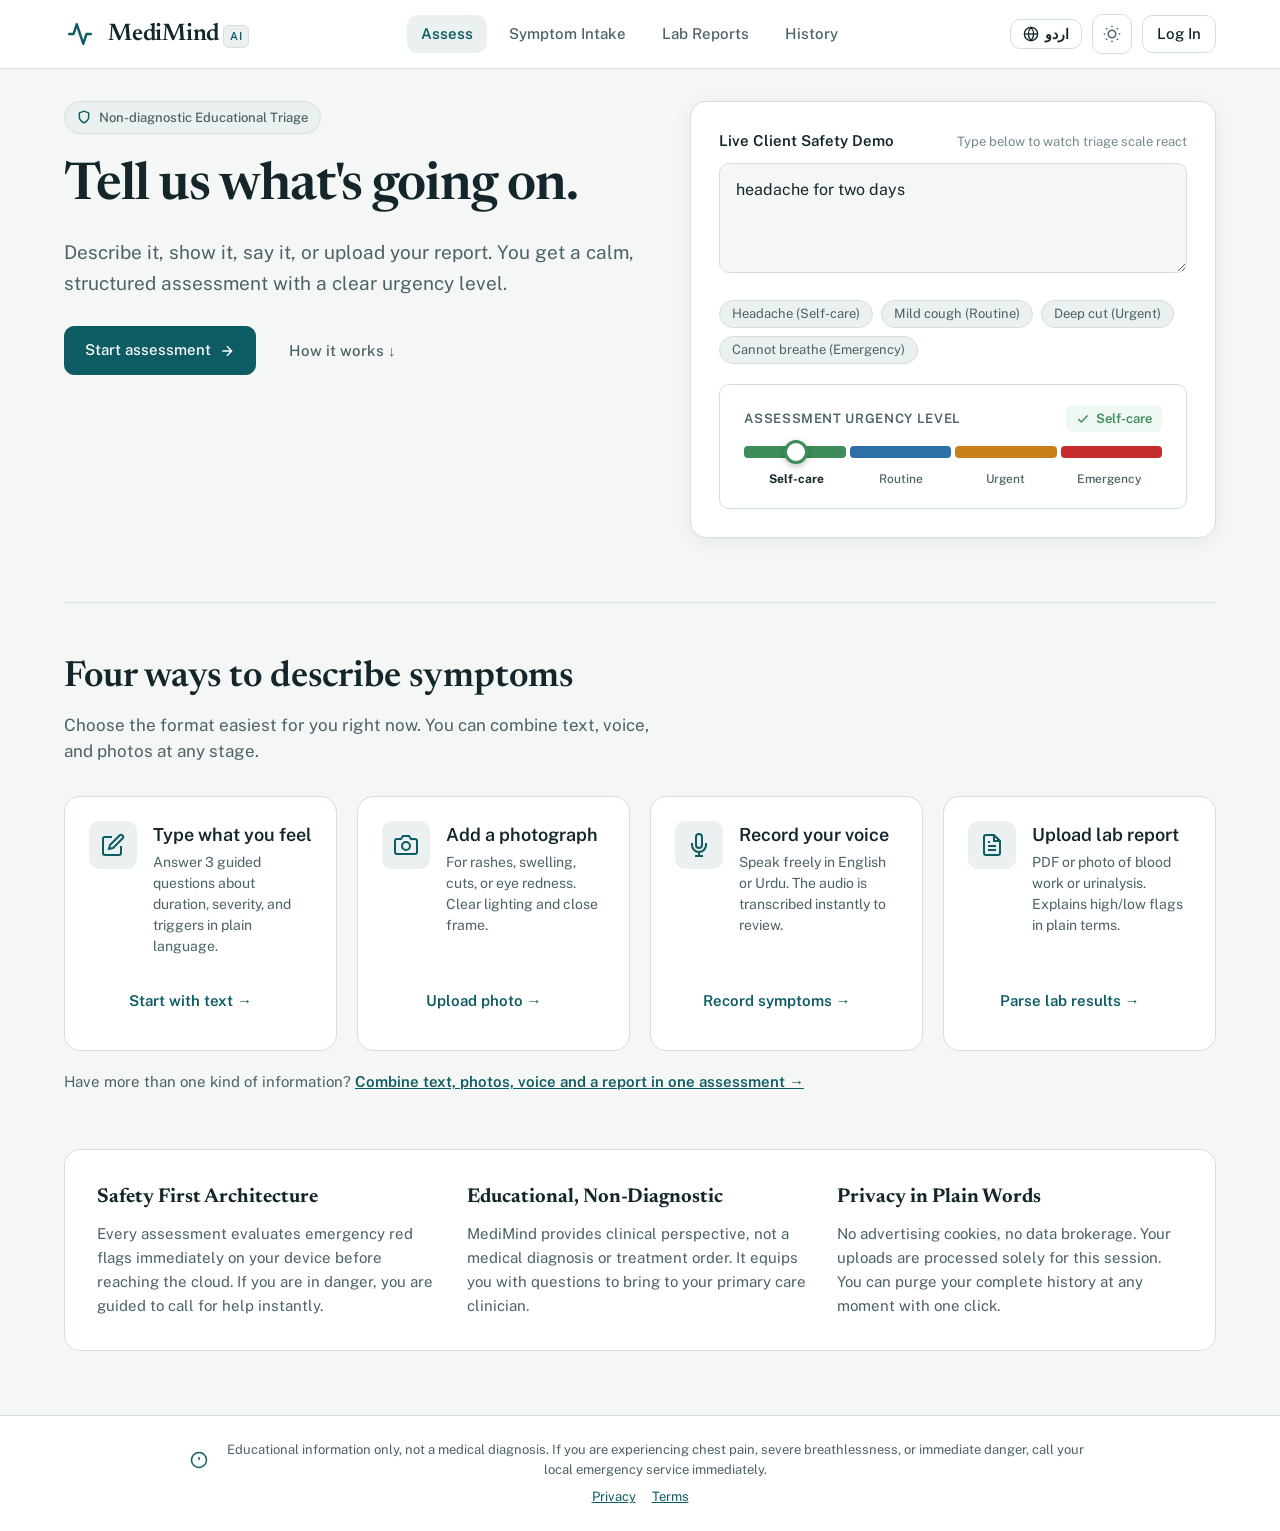
<file: index.html>
<!DOCTYPE html>
<html lang="en" dir="ltr" data-theme="light">
<head>
  <meta charset="UTF-8">
  <meta name="viewport" content="width=device-width, initial-scale=1.0">
  <title>Health Assessment & Triage — MediMind AI</title>
  <meta name="description" content="MediMind AI — educational, non-diagnostic health assessment from text, photos, voice and lab reports.">
  <link rel="icon" href="assets/favicon.svg" type="image/svg+xml">
  <link rel="preconnect" href="https://fonts.googleapis.com">
  <link rel="preconnect" href="https://fonts.gstatic.com" crossorigin>
  <link href="https://fonts.googleapis.com/css2?family=Newsreader:ital,opsz,wght@0,6..72,500;0,6..72,600;1,6..72,500&family=Noto+Naskh+Arabic:wght@400;500;600;700&family=Public+Sans:wght@400;500;600;700&display=swap" rel="stylesheet">
  <link rel="stylesheet" href="css/style.css">
  <script src="js/theme-init.js"></script>
</head>
<body>
  <div id="site-header"></div>

  <main id="app-main">
    <section id="view-landing">
      <div class="hero-grid">
        <div class="hero-content">
          <div class="hero-meta-badge">
            <svg width="14" height="14" viewBox="0 0 24 24" fill="none" stroke="currentColor" stroke-width="2.5"><path d="M12 22s8-4 8-10V5l-8-3-8 3v7c0 6 8 10 8 10z"/></svg>
            <span data-i18n="hero_badge">Non-diagnostic Educational Triage</span>
          </div>
          <h1 class="hero-title" data-i18n="hero_title">Tell us what's going on.</h1>
          <p class="hero-desc" data-i18n="hero_subtitle">Describe it, show it, say it, or upload your report. You get a calm, structured assessment with a clear urgency level.</p>
          <div style="display: flex; gap: 0.75rem; align-items: center; flex-wrap: wrap;">
            <a class="btn btn-primary" href="text.html" data-i18n="btn_start_assessment">
              Start assessment
              <svg width="16" height="16" viewBox="0 0 24 24" fill="none" stroke="currentColor" stroke-width="2"><path d="M5 12h14M12 5l7 7-7 7"/></svg>
            </a>
            <button class="btn btn-quiet" id="how-btn" data-i18n="btn_how_it_works">How it works ↓</button>
          </div>
        </div>

        <!-- Live client-side safety demo (runs entirely in the browser) -->
        <div class="demo-card">
          <div class="demo-label-row">
            <label for="demo-input" class="demo-label" data-i18n="demo_box_title">Live Client Safety Demo</label>
            <span class="demo-subtext" data-i18n="demo_box_sub">Type below to watch triage scale react</span>
          </div>
          <textarea id="demo-input" class="demo-textarea" placeholder="e.g. Mild headache for two days, or type 'I can't breathe' to test emergency detection…">headache for two days</textarea>
          <div class="quick-symptom-chips">
            <button class="symptom-chip" data-demo="Headache for two days, relieved by rest" data-i18n="chip_1">Headache (Self-care)</button>
            <button class="symptom-chip" data-demo="Persistent mild cough for two weeks without fever" data-i18n="chip_2">Mild cough (Routine)</button>
            <button class="symptom-chip" data-demo="Deep cut on palm with active bleeding and throbbing" data-i18n="chip_3">Deep cut (Urgent)</button>
            <button class="symptom-chip" data-demo="I cannot breathe and feel crushing chest pain" data-i18n="chip_4">Cannot breathe (Emergency)</button>
          </div>

          <div class="scale-card" role="region" aria-label="Triage Scale live reaction">
            <div class="scale-header">
              <span class="scale-title" data-i18n="urgency_scale_title">Assessment Urgency Level</span>
              <span id="demo-badge" class="scale-current-badge" style="background:var(--u-self-bg); color:var(--u-self);">
                <svg width="14" height="14" viewBox="0 0 24 24" fill="none" stroke="currentColor" stroke-width="2.5"><polyline points="20 6 9 17 4 12"></polyline></svg>
                <span id="demo-badge-text">Self-care</span>
              </span>
            </div>
            <div class="scale-ruler" aria-hidden="true">
              <div class="scale-segment seg-self"></div><div class="scale-segment seg-routine"></div>
              <div class="scale-segment seg-urgent"></div><div class="scale-segment seg-emergency"></div>
              <div id="demo-pointer" class="scale-pointer" style="left: 12.5%;"></div>
            </div>
            <div class="scale-labels">
              <span id="lbl-self_care" class="active" data-i18n="scale_self">Self-care</span>
              <span id="lbl-routine" data-i18n="scale_routine">Routine</span>
              <span id="lbl-urgent" data-i18n="scale_urgent">Urgent</span>
              <span id="lbl-emergency" data-i18n="scale_emergency">Emergency</span>
            </div>
          </div>

          <div id="demo-emergency-banner" class="emergency-banner hidden" role="alert">
            <svg width="32" height="32" viewBox="0 0 24 24" fill="none" stroke="var(--u-emergency)" stroke-width="2.2" style="flex-shrink:0">
              <circle cx="12" cy="12" r="10"></circle><line x1="12" y1="8" x2="12" y2="12"></line><line x1="12" y1="16" x2="12.01" y2="16"></line>
            </svg>
            <div>
              <h4 data-i18n="emergency_title">Immediate Emergency Assistance Needed</h4>
              <p data-i18n="emergency_body">Signs of severe distress, respiratory compromise, or cardiac symptoms require emergency care right away.</p>
              <a href="tel:911" id="demo-call" class="emergency-call-btn">
                <svg width="16" height="16" viewBox="0 0 24 24" fill="none" stroke="currentColor" stroke-width="2"><path d="M22 16.92v3a2 2 0 0 1-2.18 2 19.79 19.79 0 0 1-8.63-3.07 19.5 19.5 0 0 1-6-6 19.79 19.79 0 0 1-3.07-8.67A2 2 0 0 1 4.11 2h3a2 2 0 0 1 2 1.72 12.84 12.84 0 0 0 .7 2.81 2 2 0 0 1-.45 2.11L8.09 9.91a16 16 0 0 0 6 6l1.27-1.27a2 2 0 0 1 2.11-.45 12.84 12.84 0 0 0 2.81.7A2 2 0 0 1 22 16.92z"></path></svg>
                <span data-i18n="emergency_call">Call 911 Now</span>
              </a>
            </div>
          </div>
        </div>
      </div>

      <section id="ways-in" class="intake-section">
        <h2 class="section-headline" data-i18n="ways_title">Four ways to describe symptoms</h2>
        <p class="section-subtext" data-i18n="ways_desc">Choose the format easiest for you right now. You can combine text, voice, and photos at any stage.</p>

        <div class="intake-asymmetric-list">
          <a class="intake-item-card" href="text.html">
            <div class="intake-item-top">
              <div class="intake-icon-wrap"><svg width="24" height="24" viewBox="0 0 24 24" fill="none" stroke="currentColor" stroke-width="2"><path d="M11 4H4a2 2 0 0 0-2 2v14a2 2 0 0 0 2 2h14a2 2 0 0 0 2-2v-7"></path><path d="M18.5 2.5a2.121 2.121 0 0 1 3 3L12 15l-4 1 1-4 9.5-9.5z"></path></svg></div>
              <div><h3 class="intake-item-title" data-i18n="mode_text_title">Type what you feel</h3><p class="intake-item-desc" data-i18n="mode_text_desc">Answer 3 guided questions about duration, severity, and triggers in plain language.</p></div>
            </div>
            <span class="btn btn-quiet" style="padding-left:0; font-weight:600; color:var(--primary);" data-i18n="start_text_btn">Start with text →</span>
          </a>
          <a class="intake-item-card" href="image.html">
            <div class="intake-item-top">
              <div class="intake-icon-wrap"><svg width="24" height="24" viewBox="0 0 24 24" fill="none" stroke="currentColor" stroke-width="2"><path d="M23 19a2 2 0 0 1-2 2H3a2 2 0 0 1-2-2V8a2 2 0 0 1 2-2h4l2-3h6l2 3h4a2 2 0 0 1 2 2z"></path><circle cx="12" cy="13" r="4"></circle></svg></div>
              <div><h3 class="intake-item-title" data-i18n="mode_photo_title">Add a photograph</h3><p class="intake-item-desc" data-i18n="mode_photo_desc">For rashes, swelling, cuts, or eye redness. Clear lighting and close frame.</p></div>
            </div>
            <span class="btn btn-quiet" style="padding-left:0; font-weight:600; color:var(--primary);" data-i18n="start_photo_btn">Upload photo →</span>
          </a>
          <a class="intake-item-card" href="voice.html">
            <div class="intake-item-top">
              <div class="intake-icon-wrap"><svg width="24" height="24" viewBox="0 0 24 24" fill="none" stroke="currentColor" stroke-width="2"><path d="M12 1a3 3 0 0 0-3 3v8a3 3 0 0 0 6 0V4a3 3 0 0 0-3-3z"></path><path d="M19 10v2a7 7 0 0 1-14 0v-2"></path><line x1="12" y1="19" x2="12" y2="23"></line><line x1="8" y1="23" x2="16" y2="23"></line></svg></div>
              <div><h3 class="intake-item-title" data-i18n="mode_voice_title">Record your voice</h3><p class="intake-item-desc" data-i18n="mode_voice_desc">Speak freely in English or Urdu. The audio is transcribed instantly to review.</p></div>
            </div>
            <span class="btn btn-quiet" style="padding-left:0; font-weight:600; color:var(--primary);" data-i18n="start_voice_btn">Record symptoms →</span>
          </a>
          <a class="intake-item-card" href="report.html">
            <div class="intake-item-top">
              <div class="intake-icon-wrap"><svg width="24" height="24" viewBox="0 0 24 24" fill="none" stroke="currentColor" stroke-width="2"><path d="M14 2H6a2 2 0 0 0-2 2v16a2 2 0 0 0 2 2h12a2 2 0 0 0 2-2V8z"></path><polyline points="14 2 14 8 20 8"></polyline><line x1="16" y1="13" x2="8" y2="13"></line><line x1="16" y1="17" x2="8" y2="17"></line><polyline points="10 9 9 9 8 9"></polyline></svg></div>
              <div><h3 class="intake-item-title" data-i18n="mode_report_title">Upload lab report</h3><p class="intake-item-desc" data-i18n="mode_report_desc">PDF or photo of blood work or urinalysis. Explains high/low flags in plain terms.</p></div>
            </div>
            <span class="btn btn-quiet" style="padding-left:0; font-weight:600; color:var(--primary);" data-i18n="start_report_btn">Parse lab results →</span>
          </a>
        </div>
        <p style="margin-top:1.25rem; font-size:.9375rem; color:var(--ink-soft);">Have more than one kind of information? <a href="multimodal.html" style="color:var(--primary); font-weight:600;">Combine text, photos, voice and a report in one assessment →</a></p>
      </section>

      <section class="trust-grid">
        <div class="trust-col"><h3 data-i18n="trust_col1_title">Safety First Architecture</h3><p data-i18n="trust_col1_desc">Every assessment evaluates emergency red flags immediately on your device before reaching the cloud. If you are in danger, you are guided to call for help instantly.</p></div>
        <div class="trust-col"><h3 data-i18n="trust_col2_title">Educational, Non-Diagnostic</h3><p data-i18n="trust_col2_desc">MediMind provides clinical perspective, not a medical diagnosis or treatment order. It equips you with questions to bring to your primary care clinician.</p></div>
        <div class="trust-col"><h3 data-i18n="trust_col3_title">Privacy in Plain Words</h3><p data-i18n="trust_col3_desc">No advertising cookies, no data brokerage. Your uploads are processed solely for this session. You can purge your complete history at any moment with one click.</p></div>
      </section>
    </section>
  </main>

  <div id="site-footer"></div>
  <div class="toast-container" id="toast-container" aria-live="polite"></div>
  <script type="module" src="js/pages/index.js"></script>
</body>
</html>
</file>
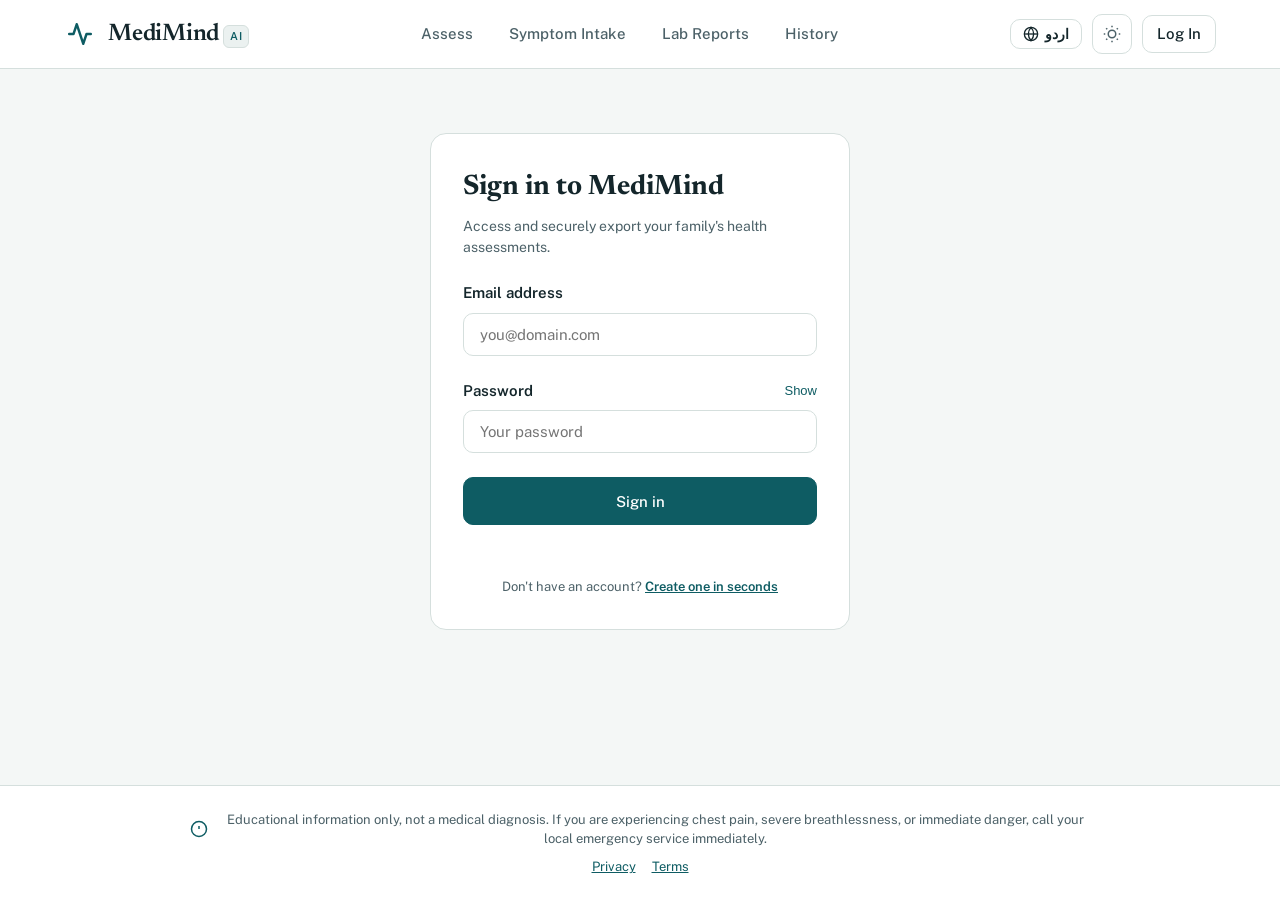
<file: dashboard.html>
<!DOCTYPE html>
<html lang="en" dir="ltr" data-theme="light">
<head>
  <meta charset="UTF-8">
  <meta name="viewport" content="width=device-width, initial-scale=1.0">
  <title>History — MediMind AI</title>
  <meta name="description" content="MediMind AI — educational, non-diagnostic health assessment from text, photos, voice and lab reports.">
  <link rel="icon" href="assets/favicon.svg" type="image/svg+xml">
  <link rel="preconnect" href="https://fonts.googleapis.com">
  <link rel="preconnect" href="https://fonts.gstatic.com" crossorigin>
  <link href="https://fonts.googleapis.com/css2?family=Newsreader:ital,opsz,wght@0,6..72,500;0,6..72,600;1,6..72,500&family=Noto+Naskh+Arabic:wght@400;500;600;700&family=Public+Sans:wght@400;500;600;700&display=swap" rel="stylesheet">
  <link rel="stylesheet" href="css/style.css">
  <script src="js/theme-init.js"></script>
</head>
<body>
  <div id="site-header"></div>

  <main id="app-main">
    <div style="display:flex; justify-content:space-between; align-items:flex-end; margin-bottom:2rem; flex-wrap:wrap; gap:1rem;">
      <div>
        <h2 style="font-family:var(--font-display); font-size:2rem; margin-bottom:0.25rem;">Health Assessment History</h2>
        <p style="color:var(--ink-soft); font-size:0.9375rem;">Review past assessments, check triage levels, or export summaries for your physician.</p>
      </div>
      <a class="btn btn-primary" href="text.html">+ New Assessment</a>
    </div>

    <div class="intake-asymmetric-list" style="margin-bottom:2.5rem;">
      <a class="intake-item-card" href="text.html"><div class="intake-item-top"><div class="intake-icon-wrap"><svg width="24" height="24" viewBox="0 0 24 24" fill="none" stroke="currentColor" stroke-width="2"><path d="M11 4H4a2 2 0 0 0-2 2v14a2 2 0 0 0 2 2h14a2 2 0 0 0 2-2v-7"></path><path d="M18.5 2.5a2.121 2.121 0 0 1 3 3L12 15l-4 1 1-4 9.5-9.5z"></path></svg></div><div><h3 class="intake-item-title">Text</h3><p class="intake-item-desc">Describe symptoms in words.</p></div></div></a>
      <a class="intake-item-card" href="image.html"><div class="intake-item-top"><div class="intake-icon-wrap"><svg width="24" height="24" viewBox="0 0 24 24" fill="none" stroke="currentColor" stroke-width="2"><path d="M23 19a2 2 0 0 1-2 2H3a2 2 0 0 1-2-2V8a2 2 0 0 1 2-2h4l2-3h6l2 3h4a2 2 0 0 1 2 2z"></path><circle cx="12" cy="13" r="4"></circle></svg></div><div><h3 class="intake-item-title">Image</h3><p class="intake-item-desc">Upload or capture a photo.</p></div></div></a>
      <a class="intake-item-card" href="voice.html"><div class="intake-item-top"><div class="intake-icon-wrap"><svg width="24" height="24" viewBox="0 0 24 24" fill="none" stroke="currentColor" stroke-width="2"><path d="M12 1a3 3 0 0 0-3 3v8a3 3 0 0 0 6 0V4a3 3 0 0 0-3-3z"></path><path d="M19 10v2a7 7 0 0 1-14 0v-2"></path><line x1="12" y1="19" x2="12" y2="23"></line></svg></div><div><h3 class="intake-item-title">Voice</h3><p class="intake-item-desc">Speak in English or Urdu.</p></div></div></a>
      <a class="intake-item-card" href="multimodal.html"><div class="intake-item-top"><div class="intake-icon-wrap"><svg width="24" height="24" viewBox="0 0 24 24" fill="none" stroke="currentColor" stroke-width="2"><rect x="3" y="3" width="7" height="7"></rect><rect x="14" y="3" width="7" height="7"></rect><rect x="14" y="14" width="7" height="7"></rect><rect x="3" y="14" width="7" height="7"></rect></svg></div><div><h3 class="intake-item-title">Multimodal</h3><p class="intake-item-desc">Combine everything at once.</p></div></div></a>
      <a class="intake-item-card" href="report.html"><div class="intake-item-top"><div class="intake-icon-wrap"><svg width="24" height="24" viewBox="0 0 24 24" fill="none" stroke="currentColor" stroke-width="2"><path d="M14 2H6a2 2 0 0 0-2 2v16a2 2 0 0 0 2 2h12a2 2 0 0 0 2-2V8z"></path><polyline points="14 2 14 8 20 8"></polyline><line x1="16" y1="13" x2="8" y2="13"></line></svg></div><div><h3 class="intake-item-title">Report Analyzer</h3><p class="intake-item-desc">Explain a lab report.</p></div></div></a>
    </div>

    <div id="history-list" aria-live="polite"><p style="color:var(--ink-soft);">Loading your history…</p></div>

    <div class="danger-zone">
      <p><strong>Delete all my data.</strong> Permanently removes every assessment, chat, uploaded photo, voice file and lab report from your account. This cannot be undone.</p>
      <button class="btn btn-danger" id="delete-all">Delete all my data</button>
    </div>
  </main>

  <div id="site-footer"></div>
  <div class="toast-container" id="toast-container" aria-live="polite"></div>
  <script type="module" src="js/pages/dashboard.js"></script>
</body>
</html>
</file>
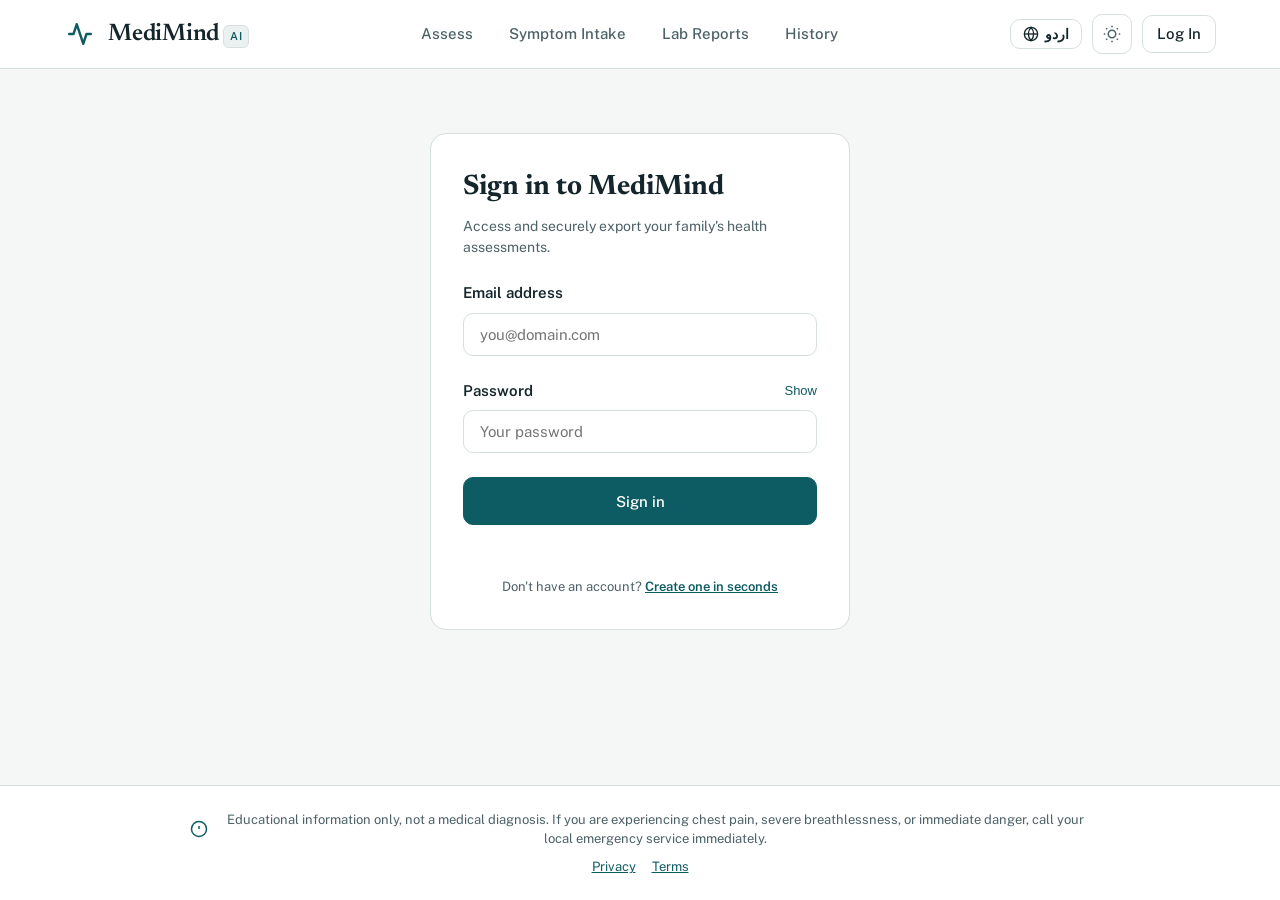
<file: image.html>
<!DOCTYPE html>
<html lang="en" dir="ltr" data-theme="light">
<head>
  <meta charset="UTF-8">
  <meta name="viewport" content="width=device-width, initial-scale=1.0">
  <title>Photo Assessment — MediMind AI</title>
  <meta name="description" content="MediMind AI — educational, non-diagnostic health assessment from text, photos, voice and lab reports.">
  <link rel="icon" href="assets/favicon.svg" type="image/svg+xml">
  <link rel="preconnect" href="https://fonts.googleapis.com">
  <link rel="preconnect" href="https://fonts.gstatic.com" crossorigin>
  <link href="https://fonts.googleapis.com/css2?family=Newsreader:ital,opsz,wght@0,6..72,500;0,6..72,600;1,6..72,500&family=Noto+Naskh+Arabic:wght@400;500;600;700&family=Public+Sans:wght@400;500;600;700&display=swap" rel="stylesheet">
  <link rel="stylesheet" href="css/style.css">
  <script src="js/theme-init.js"></script>
</head>
<body>
  <div id="site-header"></div>

  <main id="app-main">
    <section id="form-section">
      <div class="form-container">
        <div class="step-indicator"><span>Add visual reference</span><span class="field-badge-req">Photo Assessment</span></div>
        <div id="live-banner"></div>
        <div class="panel" style="margin-top:1rem;">
          <div class="dropzone" id="dropzone" tabindex="0" role="button" aria-label="Choose photos">
            <svg width="40" height="40" viewBox="0 0 24 24" fill="none" stroke="var(--primary)" stroke-width="1.8" style="margin-bottom:0.75rem;"><path d="M23 19a2 2 0 0 1-2 2H3a2 2 0 0 1-2-2V8a2 2 0 0 1 2-2h4l2-3h6l2 3h4a2 2 0 0 1 2 2z"></path><circle cx="12" cy="13" r="4"></circle></svg>
            <h4 style="font-size:1.125rem; font-weight:600; margin-bottom:0.25rem;">Drop photo here, or browse files</h4>
            <p style="font-size:0.875rem; color:var(--ink-soft);">Supports JPG, PNG and WebP up to 8 MB (up to 3 photos)</p>
            <p class="dropzone-tip">Tip: Ensure good direct light, keep camera focused on the border of the rash or cut, and include a clean reference object if helpful.</p>
          </div>
          <input type="file" id="file-input" accept="image/jpeg,image/png,image/webp" multiple class="hidden">
          <input type="file" id="camera-input" accept="image/*" capture="environment" class="hidden">
          <div class="btn-row"><button type="button" class="btn btn-secondary" id="camera-btn">Take a photo with camera</button></div>
          <div id="previews"></div>

          <div class="field-group" style="margin-top:1.5rem;">
            <label class="field-label" for="description"><span>Describe what you see and how it feels</span><span class="field-badge-req">Recommended</span></label>
            <textarea id="description" class="input-text" maxlength="2000" style="min-height:90px; resize:vertical;" placeholder="e.g. Red itchy patch on my left forearm for 3 days, spreading slowly"></textarea>
          </div>
          <div class="row-2">
            <div class="field-group"><label class="field-label" for="age">Age <span class="field-badge-req">Optional</span></label><input type="number" id="age" class="input-text" min="0" max="120"></div>
            <div class="field-group"><label class="field-label" for="sex">Sex <span class="field-badge-req">Optional</span></label>
              <select id="sex" class="input-select"><option value="">Prefer not to say</option><option value="female">Female</option><option value="male">Male</option><option value="other">Other</option></select></div>
          </div>
          <div class="consent-row" id="consent-row"><input type="checkbox" id="consent"><label for="consent">I consent to my photo being processed by an AI service to produce this educational assessment. See the <a href="privacy.html" target="_blank" rel="noopener">Privacy Policy</a>.</label></div>
          <p class="form-error" id="form-error" role="alert"></p>
          <div class="page-actions">
            <a class="btn btn-quiet" href="index.html">← Back</a>
            <button class="btn btn-primary" id="analyze-btn" disabled>Analyze Photo</button>
          </div>
        </div>
      </div>
    </section>
    <section id="analyzing" class="hidden"></section>
  </main>

  <div id="site-footer"></div>
  <div class="toast-container" id="toast-container" aria-live="polite"></div>
  <script type="module" src="js/pages/image.js"></script>
</body>
</html>
</file>
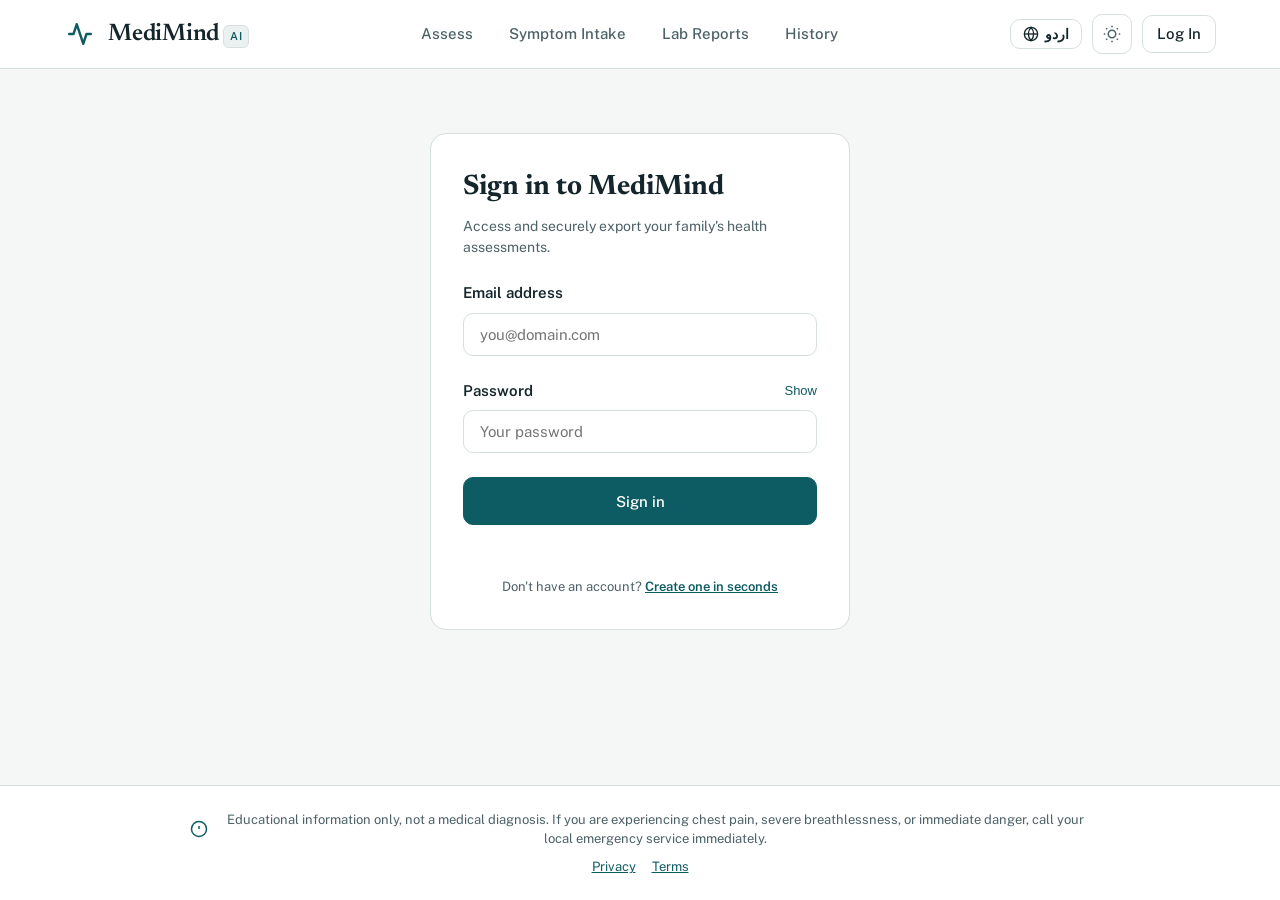
<file: login.html>
<!DOCTYPE html>
<html lang="en" dir="ltr" data-theme="light">
<head>
  <meta charset="UTF-8">
  <meta name="viewport" content="width=device-width, initial-scale=1.0">
  <title>Sign in — MediMind AI</title>
  <meta name="description" content="MediMind AI — educational, non-diagnostic health assessment from text, photos, voice and lab reports.">
  <link rel="icon" href="assets/favicon.svg" type="image/svg+xml">
  <link rel="preconnect" href="https://fonts.googleapis.com">
  <link rel="preconnect" href="https://fonts.gstatic.com" crossorigin>
  <link href="https://fonts.googleapis.com/css2?family=Newsreader:ital,opsz,wght@0,6..72,500;0,6..72,600;1,6..72,500&family=Noto+Naskh+Arabic:wght@400;500;600;700&family=Public+Sans:wght@400;500;600;700&display=swap" rel="stylesheet">
  <link rel="stylesheet" href="css/style.css">
  <script src="js/theme-init.js"></script>
</head>
<body>
  <div id="site-header"></div>

  <main id="app-main">
    <div style="max-width:420px; margin:2rem auto;">
      <div class="panel">
        <h2 style="font-family:var(--font-display); font-size:1.75rem; margin-bottom:0.5rem; color:var(--ink);" data-i18n="auth_title">Sign in to MediMind</h2>
        <p style="color:var(--ink-soft); font-size:0.875rem; margin-bottom:1.5rem;" data-i18n="auth_sub">Access and securely export your family's health assessments.</p>
        <form id="auth-form" novalidate>
          <div class="field-group">
            <label class="field-label" for="auth-email" data-i18n="auth_email">Email address</label>
            <input type="email" id="auth-email" class="input-text" required autocomplete="email" placeholder="you@domain.com">
          </div>
          <div class="field-group">
            <div class="field-label"><span data-i18n="auth_password">Password</span>
              <button type="button" id="toggle-pass" class="btn-quiet" style="padding:0; min-height:auto; font-size:0.8125rem; color:var(--primary); background:none; border:none; cursor:pointer;">Show</button></div>
            <input type="password" id="auth-pass" class="input-text" required autocomplete="current-password" placeholder="Your password">
          </div>
          <button type="submit" id="auth-submit" class="btn btn-primary" style="width:100%;" data-i18n="auth_btn_submit">Sign in</button>
          <p class="form-error" id="auth-error" role="alert"></p>
        </form>
        <p style="text-align:center; font-size:0.8125rem; color:var(--ink-soft); margin-top:1rem;">
          Don't have an account? <a href="register.html" style="color:var(--primary); font-weight:600;">Create one in seconds</a>
        </p>
      </div>
    </div>
  </main>

  <div id="site-footer"></div>
  <div class="toast-container" id="toast-container" aria-live="polite"></div>
  <script type="module" src="js/pages/login.js"></script>
</body>
</html>
</file>
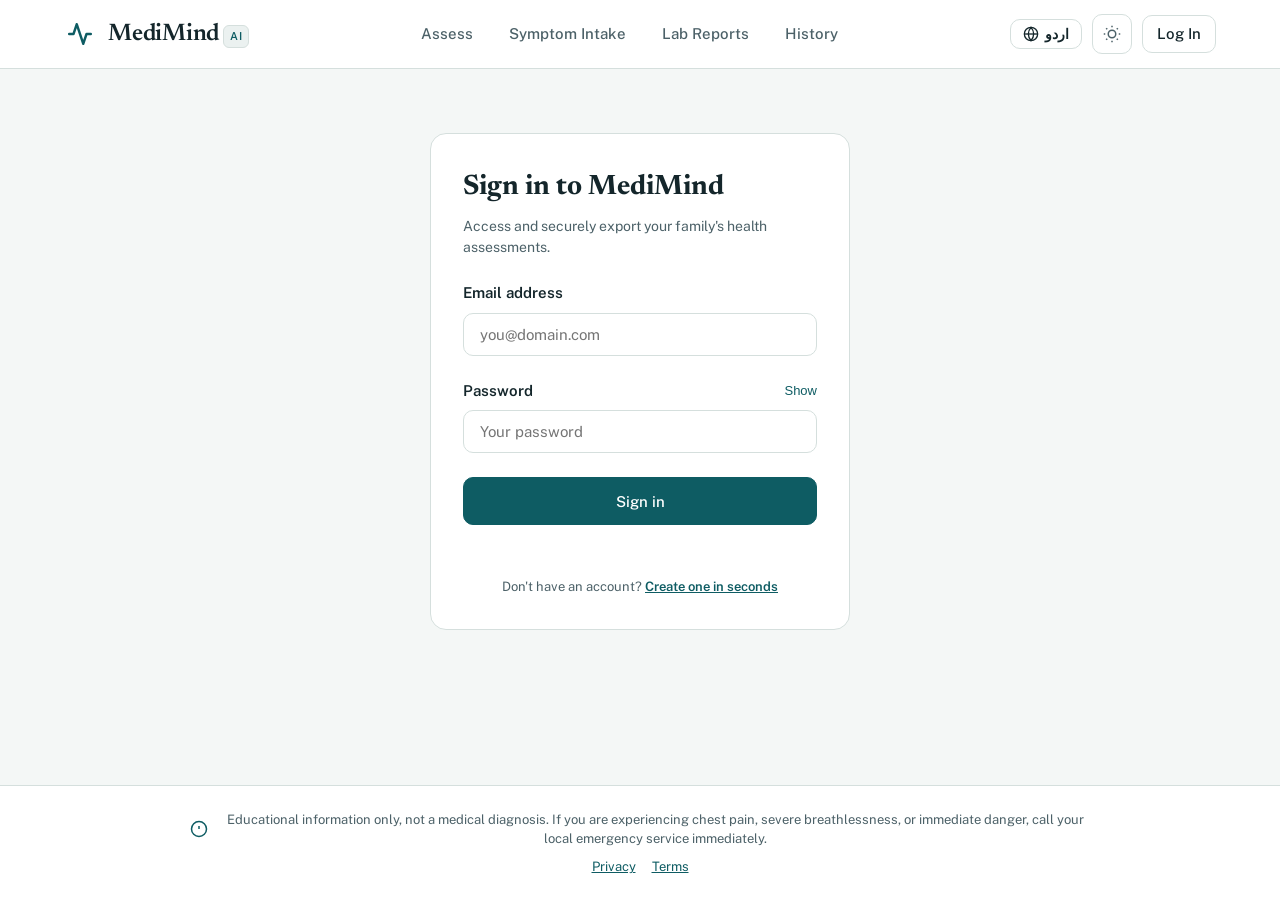
<file: multimodal.html>
<!DOCTYPE html>
<html lang="en" dir="ltr" data-theme="light">
<head>
  <meta charset="UTF-8">
  <meta name="viewport" content="width=device-width, initial-scale=1.0">
  <title>Combined Assessment — MediMind AI</title>
  <meta name="description" content="MediMind AI — educational, non-diagnostic health assessment from text, photos, voice and lab reports.">
  <link rel="icon" href="assets/favicon.svg" type="image/svg+xml">
  <link rel="preconnect" href="https://fonts.googleapis.com">
  <link rel="preconnect" href="https://fonts.gstatic.com" crossorigin>
  <link href="https://fonts.googleapis.com/css2?family=Newsreader:ital,opsz,wght@0,6..72,500;0,6..72,600;1,6..72,500&family=Noto+Naskh+Arabic:wght@400;500;600;700&family=Public+Sans:wght@400;500;600;700&display=swap" rel="stylesheet">
  <link rel="stylesheet" href="css/style.css">
  <script src="js/theme-init.js"></script>
</head>
<body>
  <div id="site-header"></div>

  <main id="app-main">
    <section id="form-section">
      <div class="form-container">
        <div class="step-indicator"><span>Combined Assessment</span><span class="field-badge-req">Add any mix — at least one</span></div>
        <div id="live-banner"></div>

        <div class="panel" style="margin-top:1rem;">
          <h3 style="font-family:var(--font-display); font-size:1.25rem; margin-bottom:1rem;">1. Describe it</h3>
          <div class="field-group"><label class="field-label" for="symptoms">Main symptom</label><textarea id="symptoms" class="input-text" maxlength="2000" style="min-height:80px; resize:vertical;" placeholder="e.g. Itchy red patch on my forearm that is spreading"></textarea></div>
          <div class="row-2">
            <div class="field-group"><label class="field-label" for="duration">How long?</label>
              <select id="duration" class="input-select"><option value="">Not sure</option><option>Less than 6 hours</option><option>1 to 2 days</option><option>3 to 7 days</option><option>More than a week</option></select></div>
            <div class="field-group"><label class="field-label" for="age">Age <span class="field-badge-req">Optional</span></label><input type="number" id="age" class="input-text" min="0" max="120"></div>
          </div>
          <div class="field-group"><label class="field-label" for="sex">Sex <span class="field-badge-req">Optional</span></label>
            <select id="sex" class="input-select"><option value="">Prefer not to say</option><option value="female">Female</option><option value="male">Male</option><option value="other">Other</option></select></div>
        </div>

        <div class="panel">
          <h3 style="font-family:var(--font-display); font-size:1.25rem; margin-bottom:1rem;">2. Photos <span class="field-badge-req">Optional · up to 3</span></h3>
          <div class="dropzone" id="photo-dz" tabindex="0" role="button" aria-label="Choose photos" style="padding:1.5rem;"><h4 style="font-size:1rem; font-weight:600;">Drop photos here, or browse</h4><p style="font-size:0.8125rem; color:var(--ink-soft);">JPG, PNG or WebP, up to 8 MB each</p></div>
          <input type="file" id="photo-input" accept="image/jpeg,image/png,image/webp" multiple class="hidden">
          <input type="file" id="camera-input" accept="image/*" capture="environment" class="hidden">
          <div class="btn-row"><button type="button" class="btn btn-secondary" id="camera-btn">Take a photo</button></div>
          <div id="photo-previews"></div>
        </div>

        <div class="panel recorder-box" style="padding:1.5rem 2rem;">
          <h3 style="font-family:var(--font-display); font-size:1.25rem; margin-bottom:1rem; text-align:left;">3. Voice note <span class="field-badge-req">Optional</span></h3>
          <select id="speech-lang" class="input-select lang-select" aria-label="Speaking language"><option value="en-US">English</option><option value="ur-PK">اردو (Urdu)</option><option value="hi-IN">हिन्दी (Hindi)</option></select>
          <button id="record-btn" class="record-btn-round" aria-label="Toggle voice recording"><svg width="28" height="28" viewBox="0 0 24 24" fill="none" stroke="currentColor" stroke-width="2"><path d="M12 1a3 3 0 0 0-3 3v8a3 3 0 0 0 6 0V4a3 3 0 0 0-3-3z"></path><path d="M19 10v2a7 7 0 0 1-14 0v-2"></path><line x1="12" y1="19" x2="12" y2="23"></line><line x1="8" y1="23" x2="16" y2="23"></line></svg></button>
          <div id="recording-timer" style="margin-top:0.75rem; font-weight:600;">00:00</div>
          <div class="waveform-visualizer" aria-hidden="true"><div class="wave-bar"></div><div class="wave-bar"></div><div class="wave-bar"></div><div class="wave-bar"></div><div class="wave-bar"></div><div class="wave-bar"></div><div class="wave-bar"></div><div class="wave-bar"></div><div class="wave-bar"></div><div class="wave-bar"></div><div class="wave-bar"></div><div class="wave-bar"></div></div>
          <p class="field-hint" id="voice-status">Tap the microphone to record (up to 3 minutes).</p>
          <div style="text-align:left; margin-top:1rem;"><label class="field-label" for="voice-transcript">Transcript (editable)</label>
            <textarea id="voice-transcript" class="input-text" maxlength="6000" style="min-height:80px;" placeholder="Your words will appear here…"></textarea></div>
        </div>

        <div class="panel">
          <h3 style="font-family:var(--font-display); font-size:1.25rem; margin-bottom:1rem;">4. Lab report <span class="field-badge-req">Optional</span></h3>
          <div class="dropzone" id="report-dz" tabindex="0" role="button" aria-label="Choose lab report" style="padding:1.5rem;"><h4 style="font-size:1rem; font-weight:600;">Add a lab report (PDF or photo)</h4><p style="font-size:0.8125rem; color:var(--ink-soft);">PDF, JPG, PNG or WebP up to 10 MB</p></div>
          <input type="file" id="report-input" accept="application/pdf,image/jpeg,image/png,image/webp" class="hidden">
          <div id="report-preview"></div>
          <div class="consent-row" id="consent-row"><input type="checkbox" id="consent"><label for="consent">I consent to my photos, voice and reports being processed by an AI service to produce this educational assessment. See the <a href="privacy.html" target="_blank" rel="noopener">Privacy Policy</a>.</label></div>
          <p class="form-error" id="form-error" role="alert"></p>
          <div class="page-actions"><a class="btn btn-quiet" href="index.html">← Back</a><button class="btn btn-primary" id="analyze-btn">Analyze Everything Together</button></div>
        </div>
      </div>
    </section>
    <section id="analyzing" class="hidden"></section>
  </main>

  <div id="site-footer"></div>
  <div class="toast-container" id="toast-container" aria-live="polite"></div>
  <script type="module" src="js/pages/multimodal.js"></script>
</body>
</html>
</file>
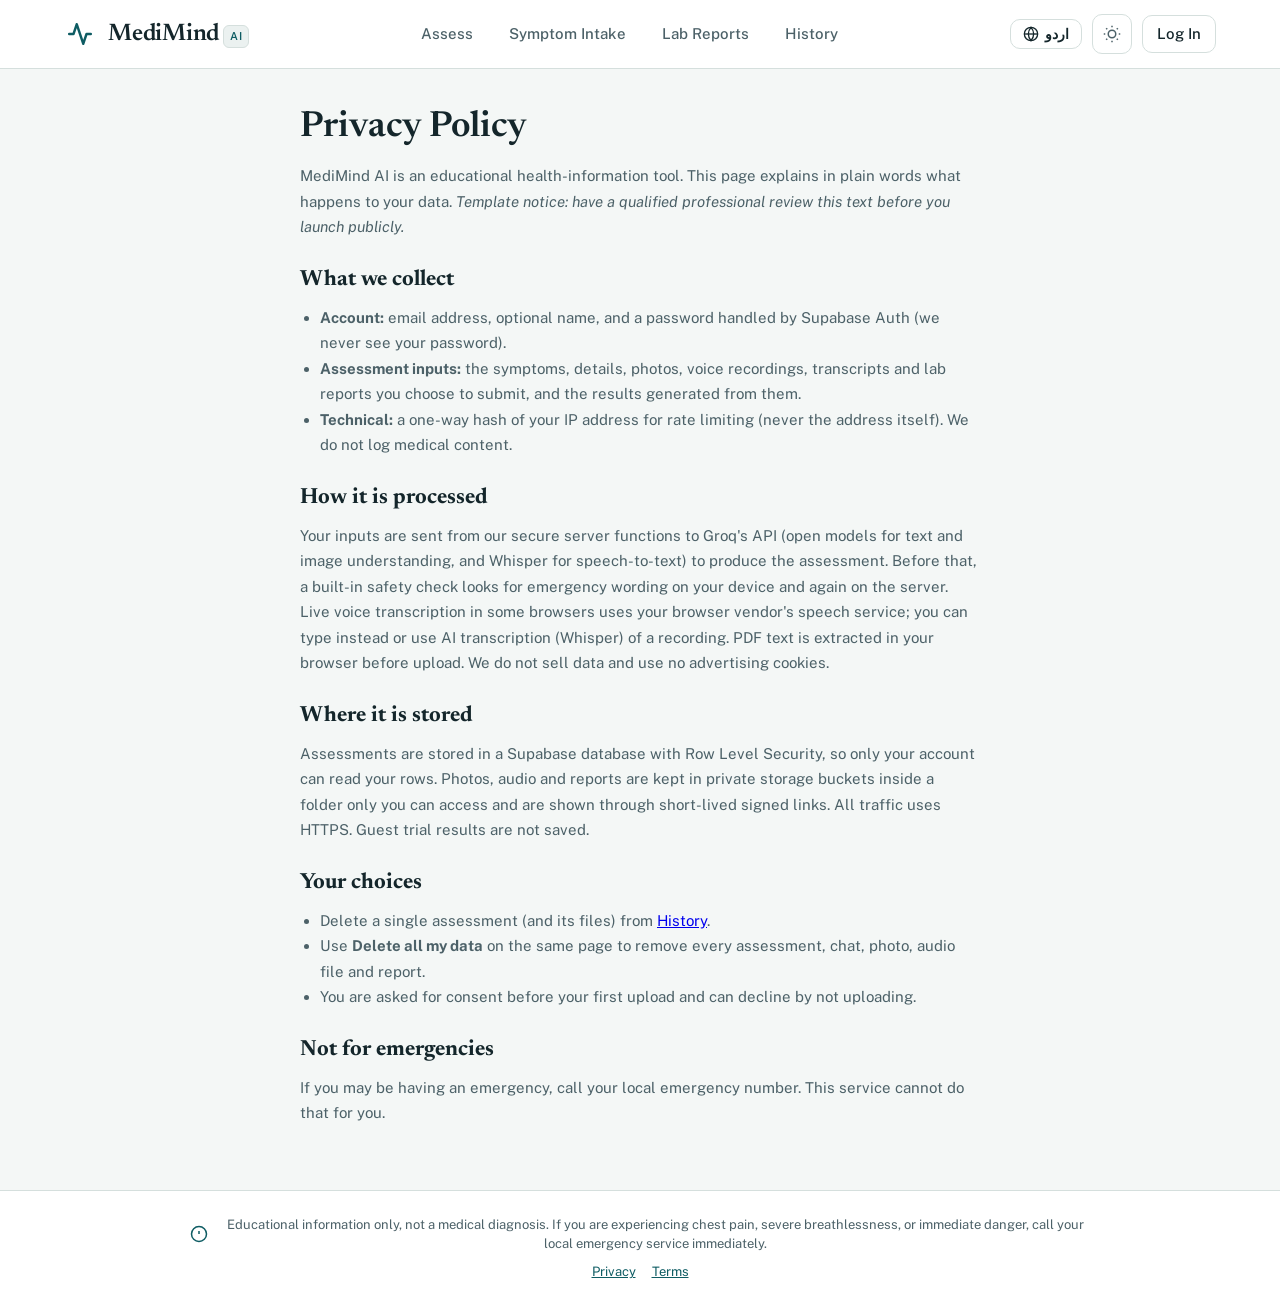
<file: privacy.html>
<!DOCTYPE html>
<html lang="en" dir="ltr" data-theme="light">
<head>
  <meta charset="UTF-8">
  <meta name="viewport" content="width=device-width, initial-scale=1.0">
  <title>Privacy Policy — MediMind AI</title>
  <meta name="description" content="MediMind AI — educational, non-diagnostic health assessment from text, photos, voice and lab reports.">
  <link rel="icon" href="assets/favicon.svg" type="image/svg+xml">
  <link rel="preconnect" href="https://fonts.googleapis.com">
  <link rel="preconnect" href="https://fonts.gstatic.com" crossorigin>
  <link href="https://fonts.googleapis.com/css2?family=Newsreader:ital,opsz,wght@0,6..72,500;0,6..72,600;1,6..72,500&family=Noto+Naskh+Arabic:wght@400;500;600;700&family=Public+Sans:wght@400;500;600;700&display=swap" rel="stylesheet">
  <link rel="stylesheet" href="css/style.css">
  <script src="js/theme-init.js"></script>
</head>
<body>
  <div id="site-header"></div>

  <main id="app-main">
    <div class="form-container prose">
      <h1 class="section-headline">Privacy Policy</h1>
      <p>MediMind AI is an educational health-information tool. This page explains in plain words what happens to your data. <em>Template notice: have a qualified professional review this text before you launch publicly.</em></p>
      <h2>What we collect</h2>
      <ul>
        <li><strong>Account:</strong> email address, optional name, and a password handled by Supabase Auth (we never see your password).</li>
        <li><strong>Assessment inputs:</strong> the symptoms, details, photos, voice recordings, transcripts and lab reports you choose to submit, and the results generated from them.</li>
        <li><strong>Technical:</strong> a one-way hash of your IP address for rate limiting (never the address itself). We do not log medical content.</li>
      </ul>
      <h2>How it is processed</h2>
      <p>Your inputs are sent from our secure server functions to Groq's API (open models for text and image understanding, and Whisper for speech-to-text) to produce the assessment. Before that, a built-in safety check looks for emergency wording on your device and again on the server. Live voice transcription in some browsers uses your browser vendor's speech service; you can type instead or use AI transcription (Whisper) of a recording. PDF text is extracted in your browser before upload. We do not sell data and use no advertising cookies.</p>
      <h2>Where it is stored</h2>
      <p>Assessments are stored in a Supabase database with Row Level Security, so only your account can read your rows. Photos, audio and reports are kept in private storage buckets inside a folder only you can access and are shown through short-lived signed links. All traffic uses HTTPS. Guest trial results are not saved.</p>
      <h2>Your choices</h2>
      <ul>
        <li>Delete a single assessment (and its files) from <a href="dashboard.html">History</a>.</li>
        <li>Use <strong>Delete all my data</strong> on the same page to remove every assessment, chat, photo, audio file and report.</li>
        <li>You are asked for consent before your first upload and can decline by not uploading.</li>
      </ul>
      <h2>Not for emergencies</h2>
      <p>If you may be having an emergency, call your local emergency number. This service cannot do that for you.</p>
    </div>
  </main>

  <div id="site-footer"></div>
  <div class="toast-container" id="toast-container" aria-live="polite"></div>
  <script type="module" src="js/pages/static.js"></script>
</body>
</html>
</file>
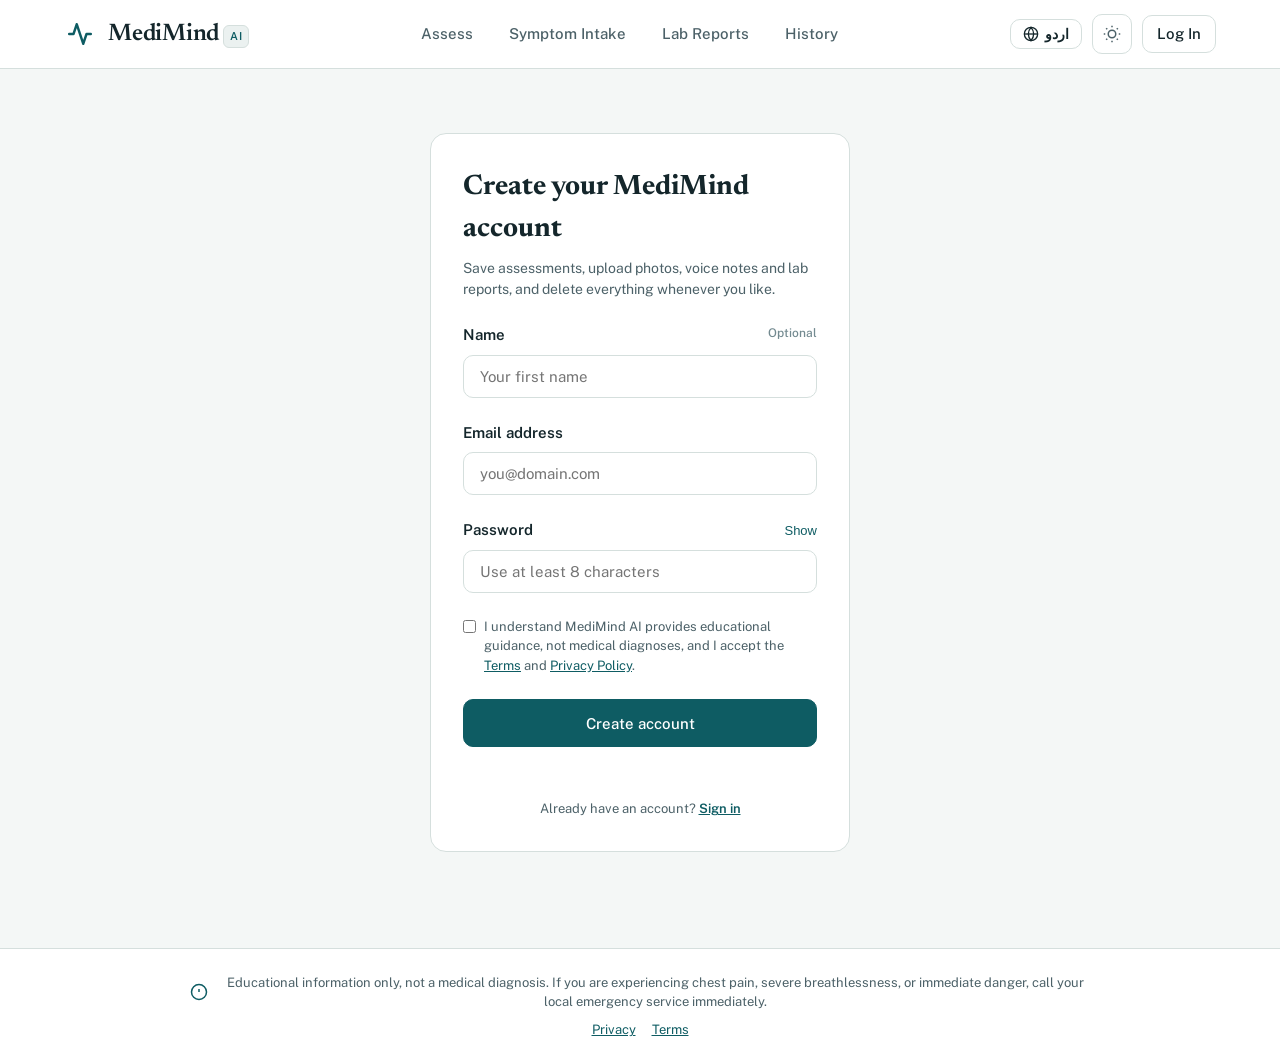
<file: register.html>
<!DOCTYPE html>
<html lang="en" dir="ltr" data-theme="light">
<head>
  <meta charset="UTF-8">
  <meta name="viewport" content="width=device-width, initial-scale=1.0">
  <title>Create account — MediMind AI</title>
  <meta name="description" content="MediMind AI — educational, non-diagnostic health assessment from text, photos, voice and lab reports.">
  <link rel="icon" href="assets/favicon.svg" type="image/svg+xml">
  <link rel="preconnect" href="https://fonts.googleapis.com">
  <link rel="preconnect" href="https://fonts.gstatic.com" crossorigin>
  <link href="https://fonts.googleapis.com/css2?family=Newsreader:ital,opsz,wght@0,6..72,500;0,6..72,600;1,6..72,500&family=Noto+Naskh+Arabic:wght@400;500;600;700&family=Public+Sans:wght@400;500;600;700&display=swap" rel="stylesheet">
  <link rel="stylesheet" href="css/style.css">
  <script src="js/theme-init.js"></script>
</head>
<body>
  <div id="site-header"></div>

  <main id="app-main">
    <div style="max-width:420px; margin:2rem auto;">
      <div class="panel">
        <h2 style="font-family:var(--font-display); font-size:1.75rem; margin-bottom:0.5rem; color:var(--ink);">Create your MediMind account</h2>
        <p style="color:var(--ink-soft); font-size:0.875rem; margin-bottom:1.5rem;">Save assessments, upload photos, voice notes and lab reports, and delete everything whenever you like.</p>
        <form id="auth-form" novalidate>
          <div class="field-group">
            <label class="field-label" for="auth-name">Name <span class="field-badge-req">Optional</span></label>
            <input type="text" id="auth-name" class="input-text" maxlength="80" autocomplete="name" placeholder="Your first name">
          </div>
          <div class="field-group">
            <label class="field-label" for="auth-email" data-i18n="auth_email">Email address</label>
            <input type="email" id="auth-email" class="input-text" required autocomplete="email" placeholder="you@domain.com">
          </div>
          <div class="field-group">
            <div class="field-label"><span data-i18n="auth_password">Password</span>
              <button type="button" id="toggle-pass" class="btn-quiet" style="padding:0; min-height:auto; font-size:0.8125rem; color:var(--primary); background:none; border:none; cursor:pointer;">Show</button></div>
            <input type="password" id="auth-pass" class="input-text" required minlength="8" autocomplete="new-password" placeholder="Use at least 8 characters">
          </div>
          <div class="consent-row" style="margin-top:0; margin-bottom:1.5rem;">
            <input type="checkbox" id="auth-consent" required>
            <label for="auth-consent">I understand MediMind AI provides educational guidance, not medical diagnoses, and I accept the <a href="terms.html">Terms</a> and <a href="privacy.html">Privacy Policy</a>.</label>
          </div>
          <button type="submit" id="auth-submit" class="btn btn-primary" style="width:100%;">Create account</button>
          <p class="form-error" id="auth-error" role="alert"></p>
        </form>
        <p style="text-align:center; font-size:0.8125rem; color:var(--ink-soft); margin-top:1rem;">
          Already have an account? <a href="login.html" style="color:var(--primary); font-weight:600;">Sign in</a>
        </p>
      </div>
    </div>
  </main>

  <div id="site-footer"></div>
  <div class="toast-container" id="toast-container" aria-live="polite"></div>
  <script type="module" src="js/pages/register.js"></script>
</body>
</html>
</file>
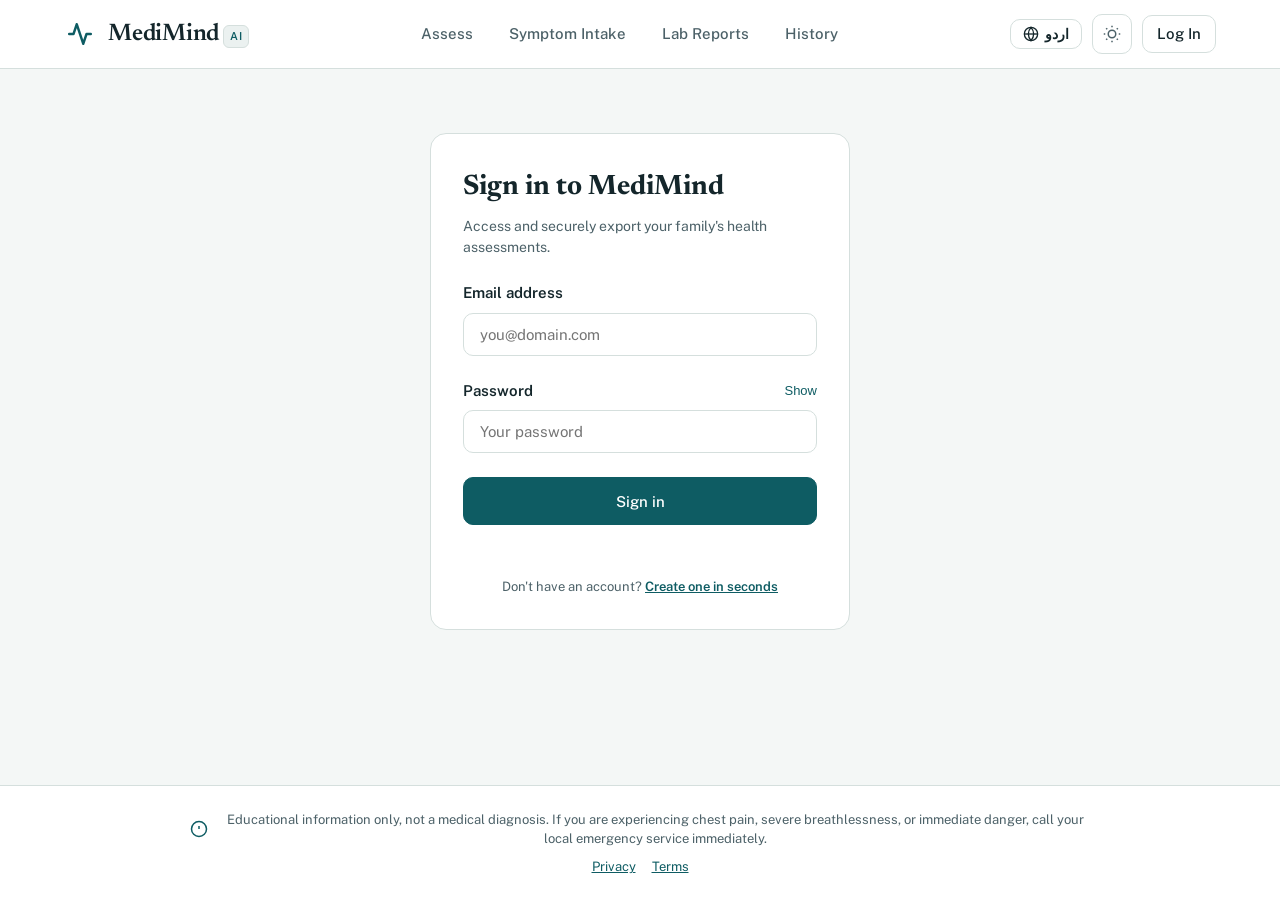
<file: report.html>
<!DOCTYPE html>
<html lang="en" dir="ltr" data-theme="light">
<head>
  <meta charset="UTF-8">
  <meta name="viewport" content="width=device-width, initial-scale=1.0">
  <title>Lab Report Analyzer — MediMind AI</title>
  <meta name="description" content="MediMind AI — educational, non-diagnostic health assessment from text, photos, voice and lab reports.">
  <link rel="icon" href="assets/favicon.svg" type="image/svg+xml">
  <link rel="preconnect" href="https://fonts.googleapis.com">
  <link rel="preconnect" href="https://fonts.gstatic.com" crossorigin>
  <link href="https://fonts.googleapis.com/css2?family=Newsreader:ital,opsz,wght@0,6..72,500;0,6..72,600;1,6..72,500&family=Noto+Naskh+Arabic:wght@400;500;600;700&family=Public+Sans:wght@400;500;600;700&display=swap" rel="stylesheet">
  <link rel="stylesheet" href="css/style.css">
  <script src="js/theme-init.js"></script>
</head>
<body>
  <div id="site-header"></div>

  <main id="app-main">
    <section id="form-section">
      <div class="form-container">
        <div class="step-indicator"><span>Lab Report Analysis</span><span class="field-badge-req">PDF / photo of a report</span></div>
        <div id="live-banner"></div>
        <div class="panel" style="margin-top:1rem;">
          <div class="dropzone" id="dropzone" tabindex="0" role="button" aria-label="Choose a lab report">
            <svg width="40" height="40" viewBox="0 0 24 24" fill="none" stroke="var(--primary)" stroke-width="1.8" style="margin-bottom:0.75rem;"><path d="M14 2H6a2 2 0 0 0-2 2v16a2 2 0 0 0 2 2h12a2 2 0 0 0 2-2V8z"></path><polyline points="14 2 14 8 20 8"></polyline><line x1="16" y1="13" x2="8" y2="13"></line><line x1="16" y1="17" x2="8" y2="17"></line></svg>
            <h4 style="font-size:1.125rem; font-weight:600; margin-bottom:0.25rem;">Drop your complete blood count (CBC) or metabolic panel</h4>
            <p style="font-size:0.875rem; color:var(--ink-soft);">PDF, JPG, PNG or WebP up to 10 MB — from any lab or hospital portal</p>
          </div>
          <input type="file" id="file-input" accept="application/pdf,image/jpeg,image/png,image/webp" class="hidden">
          <div id="file-preview"></div>
          <div class="field-group" style="margin-top:1.5rem;">
            <label class="field-label" for="notes"><span>Anything we should know?</span><span class="field-badge-req">Optional</span></label>
            <textarea id="notes" class="input-text" maxlength="1500" style="min-height:70px; resize:vertical;" placeholder="e.g. Test done because of tiredness; I'm 34"></textarea>
          </div>
          <div class="consent-row" id="consent-row"><input type="checkbox" id="consent"><label for="consent">I consent to my report being processed by an AI service to produce this educational explanation. See the <a href="privacy.html" target="_blank" rel="noopener">Privacy Policy</a>.</label></div>
          <p class="form-error" id="form-error" role="alert"></p>
          <div class="page-actions"><a class="btn btn-quiet" href="index.html">← Back</a><button class="btn btn-primary" id="analyze-btn" disabled>Generate Plain-Language Summary</button></div>
        </div>
        <p class="field-hint" style="text-align:center;">Every test, value, reference range and flag shown on the result comes from reading your actual file. Nothing here is a diagnosis.</p>
      </div>
    </section>
    <section id="analyzing" class="hidden"></section>
  </main>

  <div id="site-footer"></div>
  <div class="toast-container" id="toast-container" aria-live="polite"></div>
  <script type="module" src="js/pages/report.js"></script>
</body>
</html>
</file>
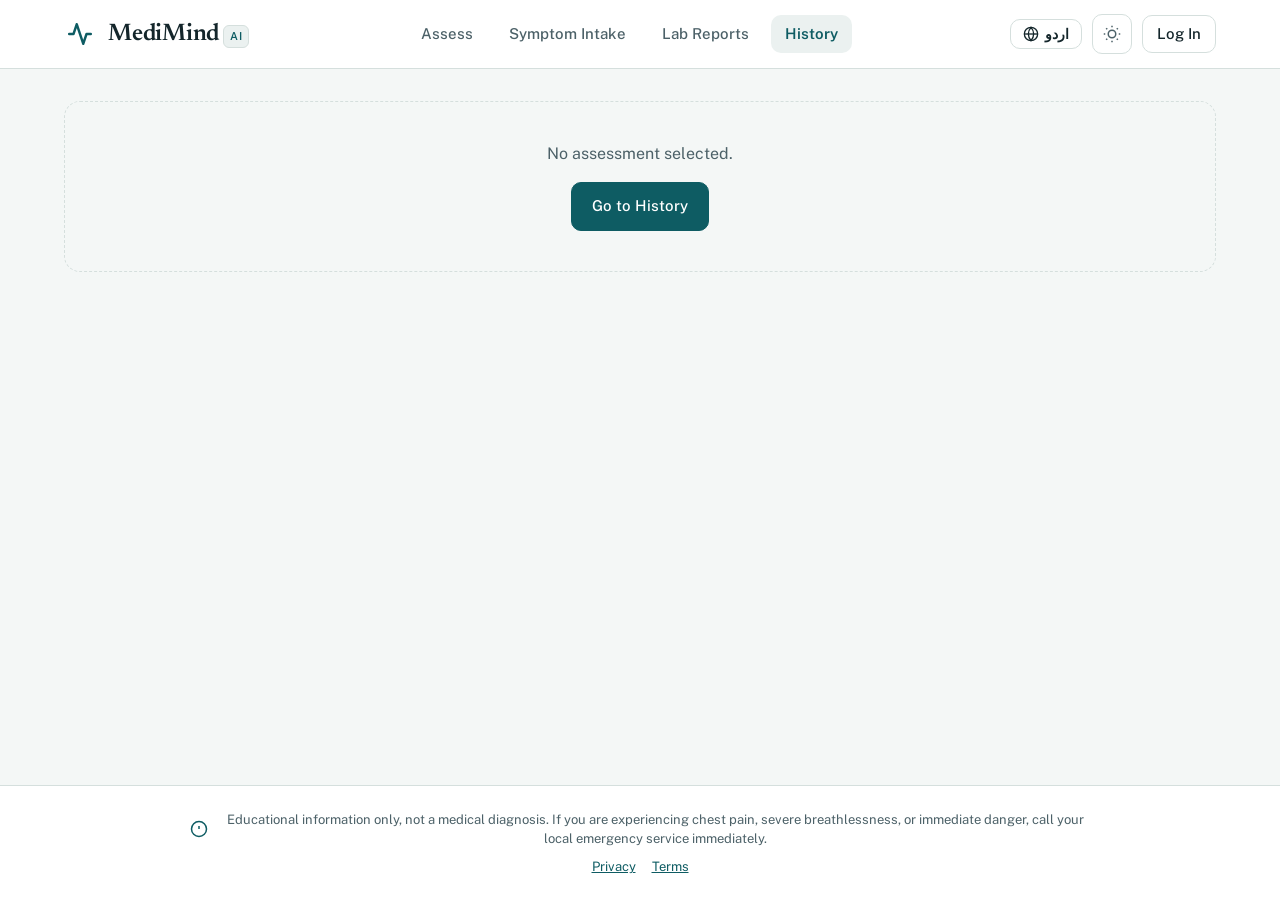
<file: results.html>
<!DOCTYPE html>
<html lang="en" dir="ltr" data-theme="light">
<head>
  <meta charset="UTF-8">
  <meta name="viewport" content="width=device-width, initial-scale=1.0">
  <title>Your Assessment — MediMind AI</title>
  <meta name="description" content="MediMind AI — educational, non-diagnostic health assessment from text, photos, voice and lab reports.">
  <link rel="icon" href="assets/favicon.svg" type="image/svg+xml">
  <link rel="preconnect" href="https://fonts.googleapis.com">
  <link rel="preconnect" href="https://fonts.gstatic.com" crossorigin>
  <link href="https://fonts.googleapis.com/css2?family=Newsreader:ital,opsz,wght@0,6..72,500;0,6..72,600;1,6..72,500&family=Noto+Naskh+Arabic:wght@400;500;600;700&family=Public+Sans:wght@400;500;600;700&display=swap" rel="stylesheet">
  <link rel="stylesheet" href="css/style.css">
  <script src="js/theme-init.js"></script>
</head>
<body>
  <div id="site-header"></div>

  <main id="app-main">
    <div id="state-msg" style="color:var(--ink-soft);">Loading your assessment…</div>
    <div id="results-root" class="hidden">
      <div id="emergency-slot"></div>
      <div id="results-banner" class="results-hero-banner urgency-routine" role="region" aria-label="Assessment Outcome Banner"></div>
      <div class="scale-card" style="margin-bottom: 2rem;" id="scale-card"></div>

      <div class="results-layout">
        <div class="results-main-col" id="main-col"></div>

        <aside class="side-panel no-print" aria-label="Follow-up Inquiry Panel" id="chat-panel">
          <h4 style="font-family:var(--font-display); font-size:1.1875rem; margin-bottom:0.5rem;">Ask a Follow-Up</h4>
          <p style="font-size:0.8125rem; color:var(--ink-soft); margin-bottom:1rem;">Questions are contextualized by this assessment.</p>
          <div id="guest-chat" class="hidden info-note">Follow-up questions are available with a free account. <a href="register.html">Create one</a> to continue.</div>
          <div id="chat-body">
            <div class="chat-log" id="chat-log" aria-live="polite">
              <div class="chat-bubble assistant">Hello. You can ask for clarification on the recommended next steps or what to ask your doctor.</div>
            </div>
            <form id="chat-form" style="display:flex; gap:0.5rem;">
              <input type="text" id="follow-up-input" class="input-text" maxlength="1500" placeholder="Type a follow-up question…" style="min-height:42px; font-size:0.875rem;" aria-label="Follow-up question">
              <button class="btn btn-primary" id="chat-send" style="min-height:42px; padding:0 1rem;" aria-label="Send">
                <svg width="16" height="16" viewBox="0 0 24 24" fill="none" stroke="currentColor" stroke-width="2"><line x1="22" y1="2" x2="11" y2="13"></line><polygon points="22 2 15 22 11 13 2 9 22 2"></polygon></svg>
              </button>
            </form>
          </div>
          <span style="font-size:0.6875rem; color:var(--ink-muted); display:block; margin-top:0.5rem; text-align:center;">Educational responses only. Not prescriptive. No medicine names or doses.</span>
        </aside>
      </div>
    </div>
  </main>

  <div id="site-footer"></div>
  <div class="toast-container" id="toast-container" aria-live="polite"></div>
  <script type="module" src="js/pages/results.js"></script>
</body>
</html>
</file>
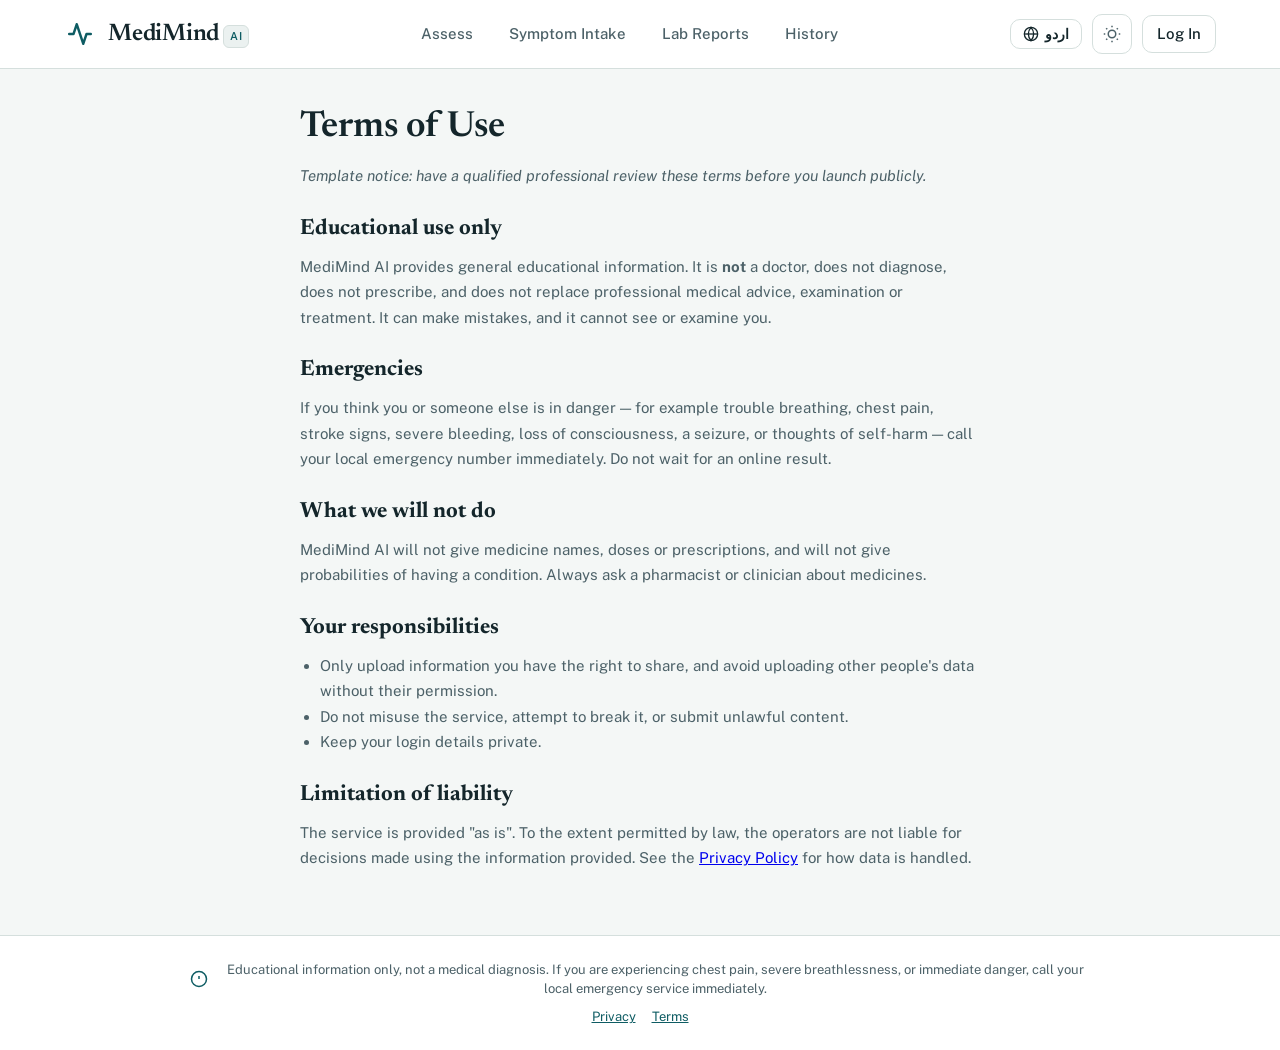
<file: terms.html>
<!DOCTYPE html>
<html lang="en" dir="ltr" data-theme="light">
<head>
  <meta charset="UTF-8">
  <meta name="viewport" content="width=device-width, initial-scale=1.0">
  <title>Terms of Use — MediMind AI</title>
  <meta name="description" content="MediMind AI — educational, non-diagnostic health assessment from text, photos, voice and lab reports.">
  <link rel="icon" href="assets/favicon.svg" type="image/svg+xml">
  <link rel="preconnect" href="https://fonts.googleapis.com">
  <link rel="preconnect" href="https://fonts.gstatic.com" crossorigin>
  <link href="https://fonts.googleapis.com/css2?family=Newsreader:ital,opsz,wght@0,6..72,500;0,6..72,600;1,6..72,500&family=Noto+Naskh+Arabic:wght@400;500;600;700&family=Public+Sans:wght@400;500;600;700&display=swap" rel="stylesheet">
  <link rel="stylesheet" href="css/style.css">
  <script src="js/theme-init.js"></script>
</head>
<body>
  <div id="site-header"></div>

  <main id="app-main">
    <div class="form-container prose">
      <h1 class="section-headline">Terms of Use</h1>
      <p><em>Template notice: have a qualified professional review these terms before you launch publicly.</em></p>
      <h2>Educational use only</h2>
      <p>MediMind AI provides general educational information. It is <strong>not</strong> a doctor, does not diagnose, does not prescribe, and does not replace professional medical advice, examination or treatment. It can make mistakes, and it cannot see or examine you.</p>
      <h2>Emergencies</h2>
      <p>If you think you or someone else is in danger — for example trouble breathing, chest pain, stroke signs, severe bleeding, loss of consciousness, a seizure, or thoughts of self-harm — call your local emergency number immediately. Do not wait for an online result.</p>
      <h2>What we will not do</h2>
      <p>MediMind AI will not give medicine names, doses or prescriptions, and will not give probabilities of having a condition. Always ask a pharmacist or clinician about medicines.</p>
      <h2>Your responsibilities</h2>
      <ul>
        <li>Only upload information you have the right to share, and avoid uploading other people's data without their permission.</li>
        <li>Do not misuse the service, attempt to break it, or submit unlawful content.</li>
        <li>Keep your login details private.</li>
      </ul>
      <h2>Limitation of liability</h2>
      <p>The service is provided "as is". To the extent permitted by law, the operators are not liable for decisions made using the information provided. See the <a href="privacy.html">Privacy Policy</a> for how data is handled.</p>
    </div>
  </main>

  <div id="site-footer"></div>
  <div class="toast-container" id="toast-container" aria-live="polite"></div>
  <script type="module" src="js/pages/static.js"></script>
</body>
</html>
</file>
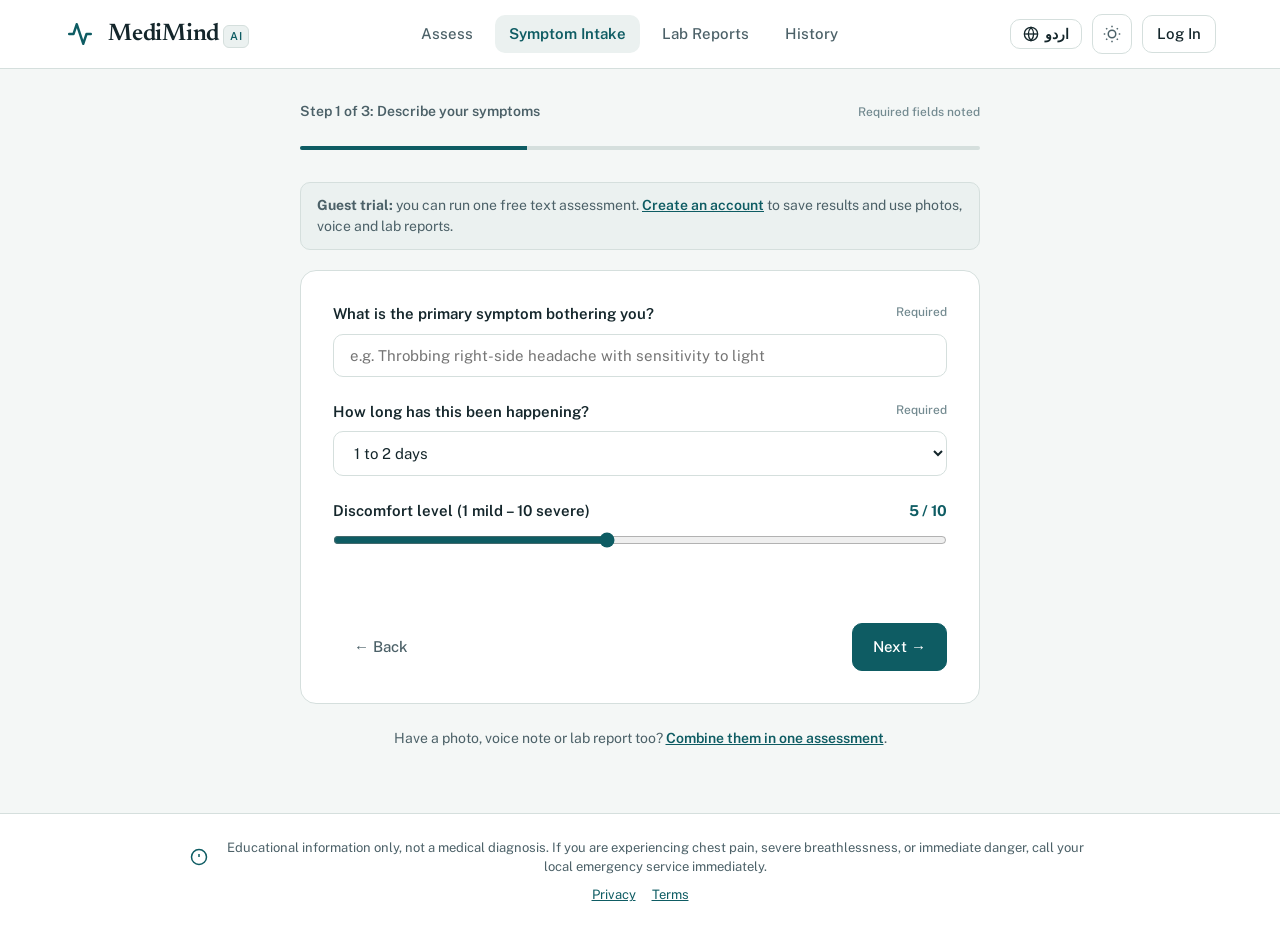
<file: text.html>
<!DOCTYPE html>
<html lang="en" dir="ltr" data-theme="light">
<head>
  <meta charset="UTF-8">
  <meta name="viewport" content="width=device-width, initial-scale=1.0">
  <title>Symptom Intake — MediMind AI</title>
  <meta name="description" content="MediMind AI — educational, non-diagnostic health assessment from text, photos, voice and lab reports.">
  <link rel="icon" href="assets/favicon.svg" type="image/svg+xml">
  <link rel="preconnect" href="https://fonts.googleapis.com">
  <link rel="preconnect" href="https://fonts.gstatic.com" crossorigin>
  <link href="https://fonts.googleapis.com/css2?family=Newsreader:ital,opsz,wght@0,6..72,500;0,6..72,600;1,6..72,500&family=Noto+Naskh+Arabic:wght@400;500;600;700&family=Public+Sans:wght@400;500;600;700&display=swap" rel="stylesheet">
  <link rel="stylesheet" href="css/style.css">
  <script src="js/theme-init.js"></script>
</head>
<body>
  <div id="site-header"></div>

  <main id="app-main">
    <section id="form-section">
      <div class="form-container">
        <div class="step-indicator">
          <span id="step-count-label">Step 1 of 3: Describe your symptoms</span>
          <span class="field-badge-req" data-i18n="step_required">Required fields noted</span>
        </div>
        <div class="progress-bar-wrap"><div class="progress-bar-fill" id="form-progress-fill" style="width: 33%;"></div></div>

        <div id="guest-note"></div>
        <div id="live-banner"></div>

        <div class="panel" style="margin-top:1rem;">
          <div class="step-pane" data-step="1">
            <div class="field-group">
              <label class="field-label" for="primary-symptom"><span data-i18n="form_main_symptom">What is the primary symptom bothering you?</span><span class="field-badge-req" data-i18n="field_required">Required</span></label>
              <input type="text" id="primary-symptom" class="input-text" maxlength="500" placeholder="e.g. Throbbing right-side headache with sensitivity to light">
            </div>
            <div class="field-group">
              <label class="field-label" for="duration-select"><span data-i18n="form_duration">How long has this been happening?</span><span class="field-badge-req" data-i18n="field_required">Required</span></label>
              <select id="duration-select" class="input-select">
                <option value="Less than 6 hours">Less than 6 hours</option>
                <option value="1 to 2 days" selected>1 to 2 days</option>
                <option value="3 to 7 days">3 to 7 days</option>
                <option value="More than a week">More than a week</option>
              </select>
            </div>
            <div class="field-group">
              <label class="field-label" for="severity-range"><span data-i18n="form_severity">Discomfort level (1 mild – 10 severe)</span><span id="severity-val" style="font-weight:700; color:var(--primary);">5 / 10</span></label>
              <input type="range" id="severity-range" min="1" max="10" value="5" style="width:100%; accent-color:var(--primary);">
            </div>
          </div>

          <div class="step-pane hidden" data-step="2">
            <div class="field-group">
              <label class="field-label" for="associated-symptoms"><span data-i18n="form_associated">Any other symptoms? (nausea, fever, stiff neck)</span><span class="field-badge-req" data-i18n="field_optional">Optional</span></label>
              <textarea id="associated-symptoms" class="input-text" maxlength="1500" style="min-height:90px; resize:vertical;" placeholder="e.g. Mild nausea when looking at screens"></textarea>
              <p class="field-hint">Mention anything that makes it better or worse, what you were doing when it started, and anything that worries you.</p>
            </div>
          </div>

          <div class="step-pane hidden" data-step="3">
            <p style="color:var(--ink-soft); font-size:.9375rem; margin-bottom:1.25rem;">All optional — more context helps the assessment be more useful.</p>
            <div class="row-2">
              <div class="field-group"><label class="field-label" for="age">Age</label><input type="number" id="age" class="input-text" min="0" max="120" placeholder="e.g. 34"></div>
              <div class="field-group"><label class="field-label" for="sex">Sex</label>
                <select id="sex" class="input-select"><option value="">Prefer not to say</option><option value="female">Female</option><option value="male">Male</option><option value="other">Other</option></select></div>
            </div>
            <div class="field-group"><label class="field-label" for="conditions">Existing conditions</label><input type="text" id="conditions" class="input-text" maxlength="600" placeholder="e.g. asthma, high blood pressure"></div>
            <div class="field-group"><label class="field-label" for="medications">Current medications</label><input type="text" id="medications" class="input-text" maxlength="600" placeholder="Names only — no need for doses"></div>
            <div class="field-group"><label class="field-label" for="allergies">Allergies</label><input type="text" id="allergies" class="input-text" maxlength="400" placeholder="e.g. penicillin, peanuts"></div>
          </div>

          <p class="form-error" id="form-error" role="alert"></p>
          <div class="page-actions">
            <button class="btn btn-quiet" id="back-btn" data-i18n="btn_back">← Back</button>
            <button class="btn btn-primary" id="next-btn"><span id="next-label" data-i18n="btn_next">Next →</span></button>
          </div>
        </div>
        <p style="font-size:.875rem; color:var(--ink-soft); text-align:center;">Have a photo, voice note or lab report too? <a href="multimodal.html" style="color:var(--primary); font-weight:600;">Combine them in one assessment</a>.</p>
      </div>
    </section>
    <section id="analyzing" class="hidden"></section>
  </main>

  <div id="site-footer"></div>
  <div class="toast-container" id="toast-container" aria-live="polite"></div>
  <script type="module" src="js/pages/text.js"></script>
</body>
</html>
</file>
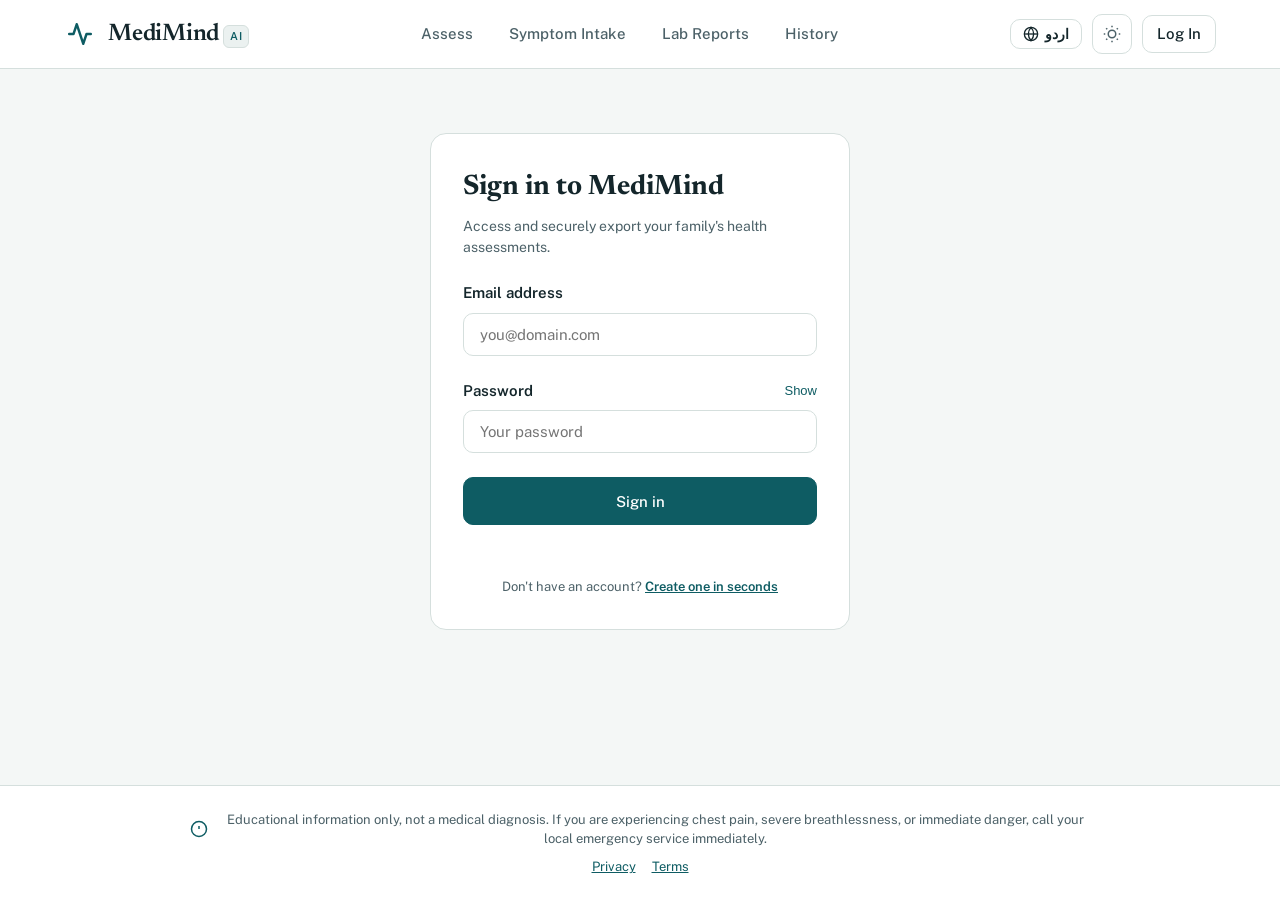
<file: voice.html>
<!DOCTYPE html>
<html lang="en" dir="ltr" data-theme="light">
<head>
  <meta charset="UTF-8">
  <meta name="viewport" content="width=device-width, initial-scale=1.0">
  <title>Voice Assessment — MediMind AI</title>
  <meta name="description" content="MediMind AI — educational, non-diagnostic health assessment from text, photos, voice and lab reports.">
  <link rel="icon" href="assets/favicon.svg" type="image/svg+xml">
  <link rel="preconnect" href="https://fonts.googleapis.com">
  <link rel="preconnect" href="https://fonts.gstatic.com" crossorigin>
  <link href="https://fonts.googleapis.com/css2?family=Newsreader:ital,opsz,wght@0,6..72,500;0,6..72,600;1,6..72,500&family=Noto+Naskh+Arabic:wght@400;500;600;700&family=Public+Sans:wght@400;500;600;700&display=swap" rel="stylesheet">
  <link rel="stylesheet" href="css/style.css">
  <script src="js/theme-init.js"></script>
</head>
<body>
  <div id="site-header"></div>

  <main id="app-main">
    <section id="form-section">
      <div class="form-container">
        <div class="step-indicator"><span>Voice Assessment</span><span class="field-badge-req">English / اردو</span></div>
        <div id="live-banner"></div>
        <div class="panel recorder-box" style="margin-top:1rem;">
          <h3 style="font-family:var(--font-display); font-size:1.75rem; margin-bottom:0.5rem;">Speak naturally about how you feel</h3>
          <p style="color:var(--ink-soft); font-size:0.9375rem; margin-bottom:1.5rem; max-width:48ch; margin-inline:auto;">Describe where it hurts, when it started, and what makes it feel better or worse.</p>

          <select id="speech-lang" class="input-select lang-select" aria-label="Speaking language">
            <option value="en-US">English</option><option value="ur-PK">اردو (Urdu)</option><option value="hi-IN">हिन्दी (Hindi)</option>
          </select>

          <button id="record-btn" class="record-btn-round" aria-label="Toggle voice recording">
            <svg width="28" height="28" viewBox="0 0 24 24" fill="none" stroke="currentColor" stroke-width="2"><path d="M12 1a3 3 0 0 0-3 3v8a3 3 0 0 0 6 0V4a3 3 0 0 0-3-3z"></path><path d="M19 10v2a7 7 0 0 1-14 0v-2"></path><line x1="12" y1="19" x2="12" y2="23"></line><line x1="8" y1="23" x2="16" y2="23"></line></svg>
          </button>
          <div id="recording-timer" style="margin-top:0.75rem; font-weight:600; font-size:1rem; color:var(--ink);">00:00</div>
          <div class="waveform-visualizer" id="waveform" aria-hidden="true">
            <div class="wave-bar"></div><div class="wave-bar"></div><div class="wave-bar"></div><div class="wave-bar"></div><div class="wave-bar"></div><div class="wave-bar"></div>
            <div class="wave-bar"></div><div class="wave-bar"></div><div class="wave-bar"></div><div class="wave-bar"></div><div class="wave-bar"></div><div class="wave-bar"></div>
          </div>
          <p class="field-hint" id="voice-status">Tap the microphone to start (up to 3 minutes).</p>
          <div class="btn-row"><button class="btn btn-secondary" id="upload-audio-btn" type="button">Upload an audio file instead</button>
            <button class="btn btn-secondary hidden" id="transcribe-btn" type="button">Transcribe with AI</button></div>
          <input type="file" id="audio-input" accept="audio/*" class="hidden">
          <audio id="playback" controls class="hidden" style="width:100%; margin-top:1rem;"></audio>

          <div style="text-align:left; margin-top:1.5rem;">
            <label class="field-label" for="voice-transcript">Live Transcript (editable)</label>
            <textarea id="voice-transcript" class="input-text" maxlength="6000" style="min-height:110px;" placeholder="Transcript will appear here as you speak…"></textarea>
          </div>
          <div class="consent-row" id="consent-row" style="text-align:left;"><input type="checkbox" id="consent"><label for="consent">I consent to my voice or transcript being processed by an AI service to produce this educational assessment. Live transcription uses your browser's speech service. See the <a href="privacy.html" target="_blank" rel="noopener">Privacy Policy</a>.</label></div>
          <p class="form-error" id="form-error" role="alert"></p>
          <div class="page-actions">
            <a class="btn btn-quiet" href="index.html">Cancel</a>
            <button class="btn btn-primary" id="analyze-btn">Analyze Voice Transcript</button>
          </div>
        </div>
      </div>
    </section>
    <section id="analyzing" class="hidden"></section>
  </main>

  <div id="site-footer"></div>
  <div class="toast-container" id="toast-container" aria-live="polite"></div>
  <script type="module" src="js/pages/voice.js"></script>
</body>
</html>
</file>
<file: css/style.css>
/* MediMind AI — design tokens & components (from the supplied Stitch design, unchanged) */
:root {
  --paper: #F4F7F6;
  --surface: #FFFFFF;
  --surface-subtle: #EBF1F0;
  --ink: #14262B;
  --ink-soft: #4C6168;
  --ink-muted: #738A90;
  --line: #D5DFDD;
  --line-subtle: #E4ECEB;
  --primary: #0E5C63;
  --primary-hover: #0a464c;
  --primary-ink: #FFFFFF;
  --focus-ring: #0E5C63;

  /* Urgency scale tokens */
  --u-self: #3C8D5A;
  --u-routine: #2F6FA8;
  --u-urgent: #C9801A;
  --u-emergency: #C42B2B;

  /* Urgency surface tints */
  --u-self-bg: #EFF8F2;
  --u-routine-bg: #EEF5FA;
  --u-urgent-bg: #FDF6EC;
  --u-emergency-bg: #FDF0F0;

  --font-display: 'Newsreader', Georgia, serif;
  --font-ui: 'Public Sans', -apple-system, BlinkMacSystemFont, sans-serif;
  --font-urdu: 'Noto Naskh Arabic', 'Noto Nastaliq Urdu', serif;

  --radius-sm: 6px;
  --radius-md: 10px;
  --radius-lg: 16px;
  --radius-full: 9999px;
  --shadow-subtle: 0 4px 20px -2px rgba(20, 38, 43, 0.08);
  --transition: 200ms cubic-bezier(0.16, 1, 0.3, 1);
}

[data-theme="dark"] {
  --paper: #0D1A1D;
  --surface: #142428;
  --surface-subtle: #192D32;
  --ink: #E6EFEE;
  --ink-soft: #9DB2B6;
  --ink-muted: #6C8387;
  --line: #26393D;
  --line-subtle: #1E3034;
  --primary: #4FB3BB;
  --primary-hover: #63C2CA;
  --primary-ink: #0A1B1E;
  --focus-ring: #4FB3BB;

  --u-self: #4EAD6F;
  --u-routine: #488ECC;
  --u-urgent: #E0962B;
  --u-emergency: #DC4646;

  --u-self-bg: #11281E;
  --u-routine-bg: #122434;
  --u-urgent-bg: #2C2010;
  --u-emergency-bg: #2E1515;
  --shadow-subtle: 0 4px 24px -2px rgba(0, 0, 0, 0.35);
}

* {
  box-sizing: border-box;
  margin: 0;
  padding: 0;
}

body {
  background-color: var(--paper);
  color: var(--ink);
  font-family: var(--font-ui);
  font-size: 1rem;
  line-height: 1.5;
  -webkit-font-smoothing: antialiased;
  transition: background-color var(--transition), color var(--transition);
  min-height: 100vh;
  display: flex;
  flex-direction: column;
}

[dir="rtl"] {
  font-family: var(--font-urdu), var(--font-ui);
  line-height: 1.8;
}

/* Accessibility focus */
:focus-visible {
  outline: 3px solid var(--focus-ring);
  outline-offset: 2px;
}

/* Top Navigation */
.header {
  background-color: var(--surface);
  border-bottom: 1px solid var(--line);
  position: sticky;
  top: 0;
  z-index: 50;
  transition: background-color var(--transition), border-color var(--transition);
}
.header-inner {
  max-width: 1200px;
  margin: 0 auto;
  padding: 0.875rem 1.5rem;
  display: flex;
  align-items: center;
  justify-content: space-between;
  gap: 1rem;
}
.brand-wrap {
  display: flex;
  align-items: center;
  gap: 0.75rem;
  text-decoration: none;
  color: var(--ink);
}
.brand-icon {
  width: 32px;
  height: 32px;
  color: var(--primary);
  display: flex;
  align-items: center;
  justify-content: center;
}
.brand-name {
  font-family: var(--font-display);
  font-size: 1.5rem;
  font-weight: 600;
  letter-spacing: -0.01em;
  display: flex;
  align-items: baseline;
  gap: 0.25rem;
}
.brand-tag {
  font-family: var(--font-ui);
  font-size: 0.6875rem;
  font-weight: 600;
  background: var(--surface-subtle);
  color: var(--primary);
  padding: 2px 6px;
  border-radius: var(--radius-sm);
  border: 1px solid var(--line);
  text-transform: uppercase;
  letter-spacing: 0.05em;
}

.nav-links {
  display: flex;
  align-items: center;
  gap: 0.5rem;
  list-style: none;
}
.nav-btn {
  background: transparent;
  border: none;
  padding: 0.5rem 0.875rem;
  color: var(--ink-soft);
  font-size: 0.9375rem;
  font-weight: 500;
  border-radius: var(--radius-md);
  cursor: pointer;
  display: inline-flex;
  align-items: center;
  gap: 0.4rem;
  transition: background var(--transition), color var(--transition);
  font-family: inherit;
  text-decoration: none;
}
.nav-btn:hover {
  background: var(--surface-subtle);
  color: var(--ink);
}
.nav-btn.active {
  color: var(--primary);
  background: var(--surface-subtle);
  font-weight: 600;
}

.header-controls {
  display: flex;
  align-items: center;
  gap: 0.625rem;
}
.icon-btn {
  width: 40px;
  height: 40px;
  border-radius: var(--radius-md);
  background: transparent;
  border: 1px solid var(--line);
  color: var(--ink-soft);
  display: flex;
  align-items: center;
  justify-content: center;
  cursor: pointer;
  transition: all var(--transition);
}
.icon-btn:hover {
  background: var(--surface-subtle);
  color: var(--ink);
  border-color: var(--ink-muted);
}
.lang-toggle {
  font-family: inherit;
  font-size: 0.875rem;
  font-weight: 600;
  padding: 0.375rem 0.75rem;
  border-radius: var(--radius-md);
  border: 1px solid var(--line);
  background: var(--surface);
  color: var(--ink);
  cursor: pointer;
  display: flex;
  align-items: center;
  gap: 0.35rem;
  transition: all var(--transition);
}
.lang-toggle:hover {
  border-color: var(--primary);
  color: var(--primary);
}

/* App Shell Main Container */
main {
  flex: 1;
  max-width: 1200px;
  width: 100%;
  margin: 0 auto;
  padding: 2rem 1.5rem 4rem;
}

/* Screen Views */
.view-page {
  display: none;
}
.view-page.active {
  display: block;
}

/* Common Buttons */
.btn {
  display: inline-flex;
  align-items: center;
  justify-content: center;
  gap: 0.5rem;
  font-family: inherit;
  font-size: 0.9375rem;
  font-weight: 500;
  min-height: 48px;
  padding: 0.75rem 1.25rem;
  border-radius: var(--radius-md);
  border: 1px solid transparent;
  cursor: pointer;
  text-decoration: none;
  transition: all var(--transition);
}
.btn-primary {
  background: var(--primary);
  color: var(--primary-ink);
  border-color: var(--primary);
}
.btn-primary:hover {
  background: var(--primary-hover);
}
.btn-secondary {
  background: var(--surface);
  border-color: var(--line);
  color: var(--ink);
}
.btn-secondary:hover {
  background: var(--surface-subtle);
  border-color: var(--ink-muted);
}
.btn-quiet {
  background: transparent;
  border-color: transparent;
  color: var(--ink-soft);
}
.btn-quiet:hover {
  background: var(--surface-subtle);
  color: var(--ink);
}
.btn-danger {
  background: var(--u-emergency-bg);
  border-color: var(--u-emergency);
  color: var(--u-emergency);
  font-weight: 600;
}
.btn-danger:hover {
  background: var(--u-emergency);
  color: #FFFFFF;
}

/* Urgency Scale Component */
.scale-card {
  background: var(--surface);
  border: 1px solid var(--line);
  border-radius: var(--radius-md);
  padding: 1.25rem 1.5rem;
}
.scale-header {
  display: flex;
  align-items: center;
  justify-content: space-between;
  margin-bottom: 0.875rem;
}
.scale-title {
  font-size: 0.8125rem;
  text-transform: uppercase;
  letter-spacing: 0.05em;
  color: var(--ink-soft);
  font-weight: 600;
}
.scale-current-badge {
  display: inline-flex;
  align-items: center;
  gap: 0.4rem;
  padding: 0.25rem 0.625rem;
  border-radius: var(--radius-sm);
  font-size: 0.8125rem;
  font-weight: 600;
  transition: all var(--transition);
}
.scale-ruler {
  position: relative;
  height: 12px;
  display: grid;
  grid-template-columns: repeat(4, 1fr);
  gap: 4px;
  margin-bottom: 0.75rem;
  border-radius: var(--radius-sm);
  overflow: visible;
}
.scale-segment {
  height: 100%;
  border-radius: 4px;
  position: relative;
  transition: opacity var(--transition);
}
.scale-segment.seg-self { background: var(--u-self); }
.scale-segment.seg-routine { background: var(--u-routine); }
.scale-segment.seg-urgent { background: var(--u-urgent); }
.scale-segment.seg-emergency { background: var(--u-emergency); }

.scale-pointer {
  position: absolute;
  top: -6px;
  width: 24px;
  height: 24px;
  background: var(--surface);
  border: 3px solid var(--u-self);
  border-radius: 50%;
  box-shadow: 0 2px 6px rgba(0,0,0,0.25);
  transform: translateX(-50%);
  transition: left 250ms cubic-bezier(0.16, 1, 0.3, 1), border-color 250ms ease;
  z-index: 10;
  pointer-events: none;
}
@media (prefers-reduced-motion: reduce) {
  .scale-pointer {
    transition: none;
  }
}
.scale-labels {
  display: grid;
  grid-template-columns: repeat(4, 1fr);
  text-align: center;
  font-size: 0.75rem;
  color: var(--ink-soft);
  font-weight: 500;
}
.scale-labels span {
  transition: color var(--transition), font-weight var(--transition);
}
.scale-labels span.active {
  color: var(--ink);
  font-weight: 700;
}

/* Emergency Alert Banner */
.emergency-banner {
  background: var(--u-emergency-bg);
  border: 2px solid var(--u-emergency);
  border-radius: var(--radius-sm);
  padding: 1.25rem 1.5rem;
  color: var(--ink);
  display: flex;
  align-items: flex-start;
  gap: 1.25rem;
  margin-top: 1rem;
  animation: alertPulse 2s infinite ease-in-out;
}
@keyframes alertPulse {
  0%, 100% { border-color: var(--u-emergency); }
  50% { border-color: rgba(196, 43, 43, 0.4); }
}
.emergency-banner h4 {
  font-family: var(--font-display);
  font-size: 1.375rem;
  color: var(--u-emergency);
  margin-bottom: 0.25rem;
}
.emergency-banner p {
  color: var(--ink);
  font-size: 0.9375rem;
  margin-bottom: 0.75rem;
}
.emergency-call-btn {
  display: inline-flex;
  align-items: center;
  gap: 0.5rem;
  background: var(--u-emergency);
  color: #FFFFFF;
  padding: 0.625rem 1.125rem;
  font-weight: 600;
  border-radius: var(--radius-md);
  text-decoration: none;
  font-size: 0.9375rem;
}

/* Landing Hero */
.hero-grid {
  display: grid;
  grid-template-columns: 1.1fr 1fr;
  gap: 3rem;
  align-items: start;
  margin-bottom: 4rem;
}
.hero-content {
  max-width: 580px;
}
.hero-title {
  font-family: var(--font-display);
  font-size: 3.25rem;
  font-weight: 600;
  line-height: 1.15;
  letter-spacing: -0.02em;
  margin-bottom: 1.25rem;
  color: var(--ink);
}
.hero-desc {
  font-size: 1.1875rem;
  color: var(--ink-soft);
  line-height: 1.6;
  margin-bottom: 1.75rem;
  max-width: 52ch;
}
.hero-meta-badge {
  display: inline-flex;
  align-items: center;
  gap: 0.5rem;
  padding: 0.35rem 0.75rem;
  background: var(--surface-subtle);
  border: 1px solid var(--line);
  border-radius: var(--radius-full);
  font-size: 0.8125rem;
  color: var(--ink-soft);
  font-weight: 500;
  margin-bottom: 1.5rem;
}
.hero-meta-badge svg {
  color: var(--primary);
}

/* Interactive Demo Box */
.demo-card {
  background: var(--surface);
  border: 1px solid var(--line);
  border-radius: var(--radius-lg);
  padding: 1.75rem;
  box-shadow: var(--shadow-subtle);
}
.demo-label-row {
  display: flex;
  justify-content: space-between;
  align-items: baseline;
  margin-bottom: 0.625rem;
}
.demo-label {
  font-weight: 600;
  font-size: 0.9375rem;
  color: var(--ink);
}
.demo-subtext {
  font-size: 0.8125rem;
  color: var(--ink-muted);
}
.demo-textarea {
  width: 100%;
  min-height: 110px;
  padding: 0.875rem 1rem;
  border-radius: var(--radius-md);
  border: 1.5px solid var(--line);
  background: var(--paper);
  color: var(--ink);
  font-family: inherit;
  font-size: 1rem;
  line-height: 1.5;
  resize: vertical;
  transition: all var(--transition);
  margin-bottom: 1.25rem;
}
.demo-textarea:focus {
  outline: none;
  border-color: var(--primary);
  background: var(--surface);
}
.quick-symptom-chips {
  display: flex;
  flex-wrap: wrap;
  gap: 0.5rem;
  margin-bottom: 1.25rem;
}
.symptom-chip {
  background: var(--surface-subtle);
  border: 1px solid var(--line);
  padding: 0.35rem 0.75rem;
  border-radius: var(--radius-full);
  font-size: 0.8125rem;
  color: var(--ink-soft);
  cursor: pointer;
  transition: all var(--transition);
  font-family: inherit;
}
.symptom-chip:hover {
  border-color: var(--primary);
  color: var(--primary);
  background: var(--surface);
}

/* Asymmetric Four Ways In List */
.intake-section {
  margin-top: 4rem;
  padding-top: 3rem;
  border-top: 1px solid var(--line);
}
.section-headline {
  font-family: var(--font-display);
  font-size: 2.25rem;
  font-weight: 600;
  margin-bottom: 0.5rem;
  color: var(--ink);
}
.section-subtext {
  color: var(--ink-soft);
  font-size: 1.0625rem;
  max-width: 60ch;
  margin-bottom: 2rem;
}
.intake-asymmetric-list {
  display: grid;
  grid-template-columns: repeat(auto-fit, minmax(260px, 1fr));
  gap: 1.25rem;
}
.intake-item-card {
  background: var(--surface);
  border: 1px solid var(--line);
  border-radius: var(--radius-lg);
  padding: 1.5rem;
  display: flex;
  flex-direction: column;
  justify-content: space-between;
  gap: 1.25rem;
  transition: border-color var(--transition), transform var(--transition);
  cursor: pointer;
  text-decoration: none;
  color: inherit;
}
.intake-item-card:hover {
  border-color: var(--primary);
  transform: translateY(-2px);
}
.intake-item-top {
  display: flex;
  align-items: flex-start;
  gap: 1rem;
}
.intake-icon-wrap {
  width: 48px;
  height: 48px;
  border-radius: var(--radius-md);
  background: var(--surface-subtle);
  color: var(--primary);
  display: flex;
  align-items: center;
  justify-content: center;
  flex-shrink: 0;
}
.intake-item-title {
  font-size: 1.125rem;
  font-weight: 600;
  margin-bottom: 0.25rem;
  color: var(--ink);
}
.intake-item-desc {
  font-size: 0.875rem;
  color: var(--ink-soft);
  line-height: 1.5;
}

/* Explanation & Trust Section */
.trust-grid {
  display: grid;
  grid-template-columns: repeat(3, 1fr);
  gap: 1.5rem;
  margin-top: 3.5rem;
  background: var(--surface);
  border: 1px solid var(--line);
  border-radius: var(--radius-lg);
  padding: 2rem;
}
.trust-col h3 {
  font-family: var(--font-display);
  font-size: 1.25rem;
  margin-bottom: 0.625rem;
  color: var(--ink);
}
.trust-col p {
  font-size: 0.9375rem;
  color: var(--ink-soft);
  line-height: 1.6;
}

/* Multi-step Assessment Form Pages */
.form-container {
  max-width: 680px;
  margin: 0 auto;
}
.step-indicator {
  display: flex;
  align-items: center;
  justify-content: space-between;
  margin-bottom: 1.5rem;
  font-size: 0.875rem;
  color: var(--ink-soft);
  font-weight: 600;
}
.progress-bar-wrap {
  height: 4px;
  background: var(--line);
  border-radius: var(--radius-full);
  overflow: hidden;
  margin-top: 0.5rem;
  margin-bottom: 2rem;
}
.progress-bar-fill {
  height: 100%;
  background: var(--primary);
  width: 33.33%;
  transition: width var(--transition);
}
.panel {
  background: var(--surface);
  border: 1px solid var(--line);
  border-radius: var(--radius-lg);
  padding: 2rem;
  margin-bottom: 1.5rem;
}
.field-group {
  margin-bottom: 1.5rem;
}
.field-group:last-child {
  margin-bottom: 0;
}
.field-label {
  display: flex;
  justify-content: space-between;
  font-weight: 600;
  font-size: 0.9375rem;
  margin-bottom: 0.5rem;
  color: var(--ink);
}
.field-badge-req {
  font-weight: 500;
  font-size: 0.75rem;
  color: var(--ink-muted);
}
.input-text, .input-select {
  width: 100%;
  padding: 0.75rem 1rem;
  border: 1.5px solid var(--line);
  border-radius: var(--radius-md);
  background: var(--surface);
  color: var(--ink);
  font-family: inherit;
  font-size: 0.9375rem;
  transition: border-color var(--transition);
}
.input-text:focus, .input-select:focus {
  outline: none;
  border-color: var(--primary);
}

/* Dropzone for Photo & Report */
.dropzone {
  border: 2px dashed var(--line);
  border-radius: var(--radius-lg);
  padding: 2.5rem 1.5rem;
  text-align: center;
  background: var(--surface-subtle);
  cursor: pointer;
  transition: all var(--transition);
}
.dropzone:hover {
  border-color: var(--primary);
  background: var(--surface);
}
.dropzone-tip {
  font-size: 0.8125rem;
  color: var(--ink-soft);
  margin-top: 0.75rem;
  line-height: 1.5;
}

/* Voice Recorder Widget */
.recorder-box {
  text-align: center;
  padding: 2.5rem 1rem;
}
.record-btn-round {
  width: 72px;
  height: 72px;
  border-radius: 50%;
  background: var(--primary);
  color: #FFFFFF;
  border: none;
  cursor: pointer;
  display: inline-flex;
  align-items: center;
  justify-content: center;
  box-shadow: 0 4px 14px rgba(14, 92, 99, 0.3);
  transition: transform var(--transition), background var(--transition);
}
.record-btn-round.recording {
  background: var(--u-emergency);
  animation: recordPulse 1.2s infinite ease-in-out;
}
@keyframes recordPulse {
  0%, 100% { transform: scale(1); box-shadow: 0 0 0 0 rgba(196, 43, 43, 0.4); }
  50% { transform: scale(1.08); box-shadow: 0 0 0 14px rgba(196, 43, 43, 0); }
}
.waveform-visualizer {
  display: flex;
  align-items: center;
  justify-content: center;
  gap: 4px;
  height: 48px;
  margin: 1.5rem 0;
}
.wave-bar {
  width: 4px;
  height: 12px;
  background: var(--line);
  border-radius: 2px;
  transition: height 100ms ease;
}
.wave-bar.active {
  background: var(--primary);
}

/* Analyzing State View */
.analyzing-box {
  text-align: center;
  max-width: 560px;
  margin: 3rem auto;
  padding: 3rem 2rem;
  background: var(--surface);
  border: 1px solid var(--line);
  border-radius: var(--radius-lg);
  box-shadow: var(--shadow-subtle);
}
.analyzing-status-text {
  font-family: var(--font-display);
  font-size: 1.5rem;
  margin: 1.5rem 0 0.5rem;
  color: var(--ink);
}

/* Results Screen */
.results-hero-banner {
  border-radius: var(--radius-sm);
  padding: 1.5rem 2rem;
  margin-bottom: 2rem;
  display: flex;
  align-items: center;
  gap: 1.5rem;
}
.results-hero-banner.urgency-routine {
  background: var(--u-routine-bg);
  border: 2px solid var(--u-routine);
}
.results-hero-banner.urgency-emergency {
  background: var(--u-emergency-bg);
  border: 2px solid var(--u-emergency);
}
.results-hero-banner.urgency-urgent {
  background: var(--u-urgent-bg);
  border: 2px solid var(--u-urgent);
}
.results-hero-banner.urgency-self {
  background: var(--u-self-bg);
  border: 2px solid var(--u-self);
}

.results-layout {
  display: grid;
  grid-template-columns: 1fr 340px;
  gap: 2rem;
  align-items: start;
}
.results-main-col {
  max-width: 720px;
}
.section-card {
  background: var(--surface);
  border: 1px solid var(--line);
  border-radius: var(--radius-lg);
  padding: 1.75rem;
  margin-bottom: 1.5rem;
}
.section-card h3 {
  font-family: var(--font-display);
  font-size: 1.375rem;
  margin-bottom: 1rem;
  color: var(--ink);
  display: flex;
  align-items: center;
  gap: 0.625rem;
}
.numbered-step-list {
  list-style: none;
  counter-reset: steps-counter;
  display: flex;
  flex-direction: column;
  gap: 1rem;
}
.numbered-step-list li {
  counter-increment: steps-counter;
  position: relative;
  padding-left: 2.25rem;
  font-size: 0.9375rem;
  line-height: 1.6;
}
[dir="rtl"] .numbered-step-list li {
  padding-left: 0;
  padding-right: 2.25rem;
}
.numbered-step-list li::before {
  content: counter(steps-counter);
  position: absolute;
  left: 0;
  top: 0.125rem;
  width: 24px;
  height: 24px;
  border-radius: 50%;
  background: var(--surface-subtle);
  border: 1px solid var(--line);
  color: var(--ink);
  font-weight: 600;
  font-size: 0.75rem;
  display: flex;
  align-items: center;
  justify-content: center;
}
[dir="rtl"] .numbered-step-list li::before {
  left: auto;
  right: 0;
}

/* Lab Report Table */
.lab-table {
  width: 100%;
  border-collapse: collapse;
  font-size: 0.875rem;
  margin-top: 1rem;
}
.lab-table th {
  text-align: left;
  padding: 0.75rem;
  background: var(--surface-subtle);
  color: var(--ink-soft);
  font-weight: 600;
  border-bottom: 1px solid var(--line);
}
[dir="rtl"] .lab-table th {
  text-align: right;
}
.lab-table td {
  padding: 0.875rem 0.75rem;
  border-bottom: 1px solid var(--line);
  color: var(--ink);
}
.tag-flag {
  display: inline-flex;
  align-items: center;
  gap: 0.25rem;
  padding: 0.2rem 0.5rem;
  border-radius: var(--radius-sm);
  font-size: 0.75rem;
  font-weight: 600;
}
.tag-flag.high {
  background: var(--u-urgent-bg);
  color: var(--u-urgent);
  border: 1px solid var(--u-urgent);
}
.tag-flag.normal {
  background: var(--u-self-bg);
  color: var(--u-self);
  border: 1px solid var(--u-self);
}

/* History & Dashboard Table */
.history-card-item {
  background: var(--surface);
  border: 1px solid var(--line);
  border-radius: var(--radius-md);
  padding: 1.25rem;
  margin-bottom: 0.875rem;
  display: flex;
  align-items: center;
  justify-content: space-between;
  gap: 1rem;
  transition: border-color var(--transition);
}
.history-card-item:hover {
  border-color: var(--primary);
}
.mini-tick {
  width: 8px;
  height: 38px;
  border-radius: 4px;
  flex-shrink: 0;
}

/* Follow-up side drawer */
.side-panel {
  background: var(--surface);
  border: 1px solid var(--line);
  border-radius: var(--radius-lg);
  padding: 1.5rem;
  position: sticky;
  top: 5rem;
}
.chat-bubble {
  padding: 0.75rem 1rem;
  border-radius: var(--radius-md);
  font-size: 0.875rem;
  margin-bottom: 0.75rem;
  line-height: 1.5;
}
.chat-bubble.assistant {
  background: var(--surface-subtle);
  color: var(--ink);
}
.chat-bubble.user {
  background: var(--primary);
  color: var(--primary-ink);
  align-self: flex-end;
}

/* Global Persistent Disclaimer Footer */
.site-footer {
  background: var(--surface);
  border-top: 1px solid var(--line);
  padding: 1.5rem 1.5rem;
  font-size: 0.8125rem;
  color: var(--ink-soft);
  text-align: center;
  margin-top: auto;
}
.disclaimer-strip {
  max-width: 900px;
  margin: 0 auto;
  display: flex;
  align-items: center;
  justify-content: center;
  gap: 0.75rem;
  line-height: 1.5;
}
.disclaimer-strip svg {
  color: var(--primary);
  flex-shrink: 0;
}

/* Toast Notification */
.toast-container {
  position: fixed;
  bottom: 24px;
  right: 24px;
  z-index: 100;
  display: flex;
  flex-direction: column;
  gap: 8px;
  pointer-events: none;
}
[dir="rtl"] .toast-container {
  right: auto;
  left: 24px;
}
.toast {
  background: var(--ink);
  color: var(--paper);
  padding: 0.875rem 1.25rem;
  border-radius: var(--radius-md);
  font-size: 0.875rem;
  box-shadow: 0 4px 16px rgba(0,0,0,0.2);
  display: flex;
  align-items: center;
  gap: 0.75rem;
  animation: toastIn 200ms ease;
  pointer-events: auto;
}
@keyframes toastIn {
  from { transform: translateY(12px); opacity: 0; }
  to { transform: translateY(0); opacity: 1; }
}

/* Responsive */
@media (max-width: 860px) {
  .hero-grid {
    grid-template-columns: 1fr;
    gap: 2rem;
  }
  .results-layout {
    grid-template-columns: 1fr;
  }
  .side-panel {
    position: static;
  }
  .trust-grid {
    grid-template-columns: 1fr;
  }
  .hero-title {
    font-size: 2.375rem;
  }
}
  

/* ===================================================== */
/* Additions needed to make the static design functional */
/* ===================================================== */
.hidden { display: none !important; }
@keyframes spin { to { transform: rotate(360deg); } }
.spin { animation: spin 1.1s linear infinite; transform-origin: 50% 50%; }
@media (prefers-reduced-motion: reduce) { .spin { animation: none; } }
.btn[disabled], .btn:disabled { opacity: .5; cursor: not-allowed; pointer-events: none; }
a.nav-btn { text-decoration: none; }
.toast.error { background: var(--u-emergency); color: #fff; }
.form-error { color: var(--u-emergency); font-size: .875rem; font-weight: 500; margin-top: 1rem; min-height: 1.25rem; }
.field-hint { font-size: .8125rem; color: var(--ink-muted); margin-top: .35rem; }
.info-note { background: var(--surface-subtle); border: 1px solid var(--line); border-radius: var(--radius-md); padding: .75rem 1rem; font-size: .875rem; color: var(--ink-soft); margin-bottom: 1.25rem; }
.info-note a { color: var(--primary); font-weight: 600; }
.config-warning { background: var(--u-urgent-bg); border-bottom: 2px solid var(--u-urgent); color: var(--ink); padding: .6rem 1.5rem; font-size: .875rem; text-align: center; }
.consent-row { display: flex; align-items: flex-start; gap: .5rem; font-size: .8125rem; color: var(--ink-soft); margin-top: 1.25rem; }
.consent-row input { margin-top: .2rem; accent-color: var(--primary); }
.consent-row a { color: var(--primary); }
details.more-about { border: 1px solid var(--line); border-radius: var(--radius-md); padding: .75rem 1rem; margin-top: 1.5rem; background: var(--surface-subtle); }
details.more-about summary { cursor: pointer; font-weight: 600; font-size: .9375rem; }
details.more-about .field-group { margin-top: 1rem; }
.row-2 { display: grid; grid-template-columns: 1fr 1fr; gap: 1rem; }
@media (max-width: 560px) { .row-2 { grid-template-columns: 1fr; } }
.page-actions { display: flex; justify-content: space-between; align-items: center; margin-top: 2rem; gap: .75rem; flex-wrap: wrap; }
.file-chip { margin-top: 1rem; display: flex; align-items: center; gap: 1rem; padding: .75rem 1rem; background: var(--surface-subtle); border-radius: var(--radius-md); border: 1px solid var(--line); }
.file-chip img { width: 48px; height: 48px; object-fit: cover; border-radius: 6px; background: #e0deda; flex-shrink: 0; }
.file-chip .file-ico { width: 48px; height: 48px; border-radius: 6px; background: var(--surface); display: flex; align-items: center; justify-content: center; color: var(--primary); flex-shrink: 0; border: 1px solid var(--line); }
.file-chip .meta { flex: 1; min-width: 0; }
.file-chip .meta p { font-weight: 600; font-size: .875rem; margin-bottom: 2px; overflow: hidden; text-overflow: ellipsis; white-space: nowrap; }
.file-chip .meta span { font-size: .75rem; color: var(--ink-muted); }
.dropzone.drag { border-color: var(--primary); background: var(--surface); }
.btn-row { display: flex; gap: .75rem; flex-wrap: wrap; justify-content: center; margin-top: 1rem; }
.chat-log { display: flex; flex-direction: column; max-height: 320px; overflow-y: auto; margin-bottom: 1rem; }
.chat-bubble { white-space: pre-wrap; }
.chat-bubble.pending { opacity: .6; }
.lab-wrap { overflow-x: auto; }
.tag-flag.low { background: var(--u-routine-bg); color: var(--u-routine); border: 1px solid var(--u-routine); }
.tag-flag.unclear { background: var(--surface-subtle); color: var(--ink-soft); border: 1px solid var(--line); }
.section-card ul.plain { margin-left: 1.25rem; font-size: .9375rem; line-height: 1.6; color: var(--ink-soft); }
.section-card ul.plain li + li { margin-top: .35rem; }
.clarify-row { background: var(--surface-subtle); padding: .75rem 1rem; border-radius: var(--radius-md); }
.clarify-row .top { display: flex; align-items: center; justify-content: space-between; gap: .75rem; }
.clarify-row .detail { display: flex; gap: .5rem; margin-top: .75rem; }
.thumbs { display: flex; gap: .75rem; flex-wrap: wrap; margin-bottom: 1.5rem; }
.thumbs img { height: 96px; border-radius: var(--radius-md); border: 1px solid var(--line); object-fit: cover; }
.crisis-note { margin-top: .5rem; font-size: .875rem; }
.disclaimer-card { border: 1px dashed var(--line); border-radius: var(--radius-md); padding: 1rem 1.25rem; font-size: .8125rem; color: var(--ink-soft); }
.footer-links { margin-top: .5rem; font-size: .8125rem; }
.footer-links a { color: var(--primary); margin: 0 .5rem; }
.prose h2 { font-family: var(--font-display); font-size: 1.375rem; margin: 1.5rem 0 .5rem; }
.prose p, .prose li { color: var(--ink-soft); font-size: .9375rem; line-height: 1.7; }
.prose ul { margin-left: 1.25rem; }
.danger-zone { margin-top: 2.5rem; padding: 1.25rem 1.5rem; border: 1px solid var(--u-emergency); border-radius: var(--radius-md); background: var(--u-emergency-bg); display: flex; justify-content: space-between; align-items: center; gap: 1rem; flex-wrap: wrap; }
.danger-zone p { font-size: .875rem; color: var(--ink); max-width: 56ch; }
.empty-state { text-align: center; padding: 2.5rem 1rem; color: var(--ink-soft); border: 1px dashed var(--line); border-radius: var(--radius-lg); }
.lang-select { max-width: 220px; margin: 0 auto 1.25rem; }
@media (max-width: 860px) {
  .header-inner { flex-wrap: wrap; }
  .nav-links { order: 3; width: 100%; overflow-x: auto; }
  nav[aria-label="Main Navigation"] { order: 3; width: 100%; }
}
@media print {
  .header, .site-footer, .side-panel, .toast-container, .page-actions, .no-print, #analyzing { display: none !important; }
  body { background: #fff; color: #000; }
  .results-layout { grid-template-columns: 1fr; }
  .section-card, .results-hero-banner, .scale-card { break-inside: avoid; }
  .emergency-banner { animation: none; }
}
.step-pane { display: block; }
</file>
